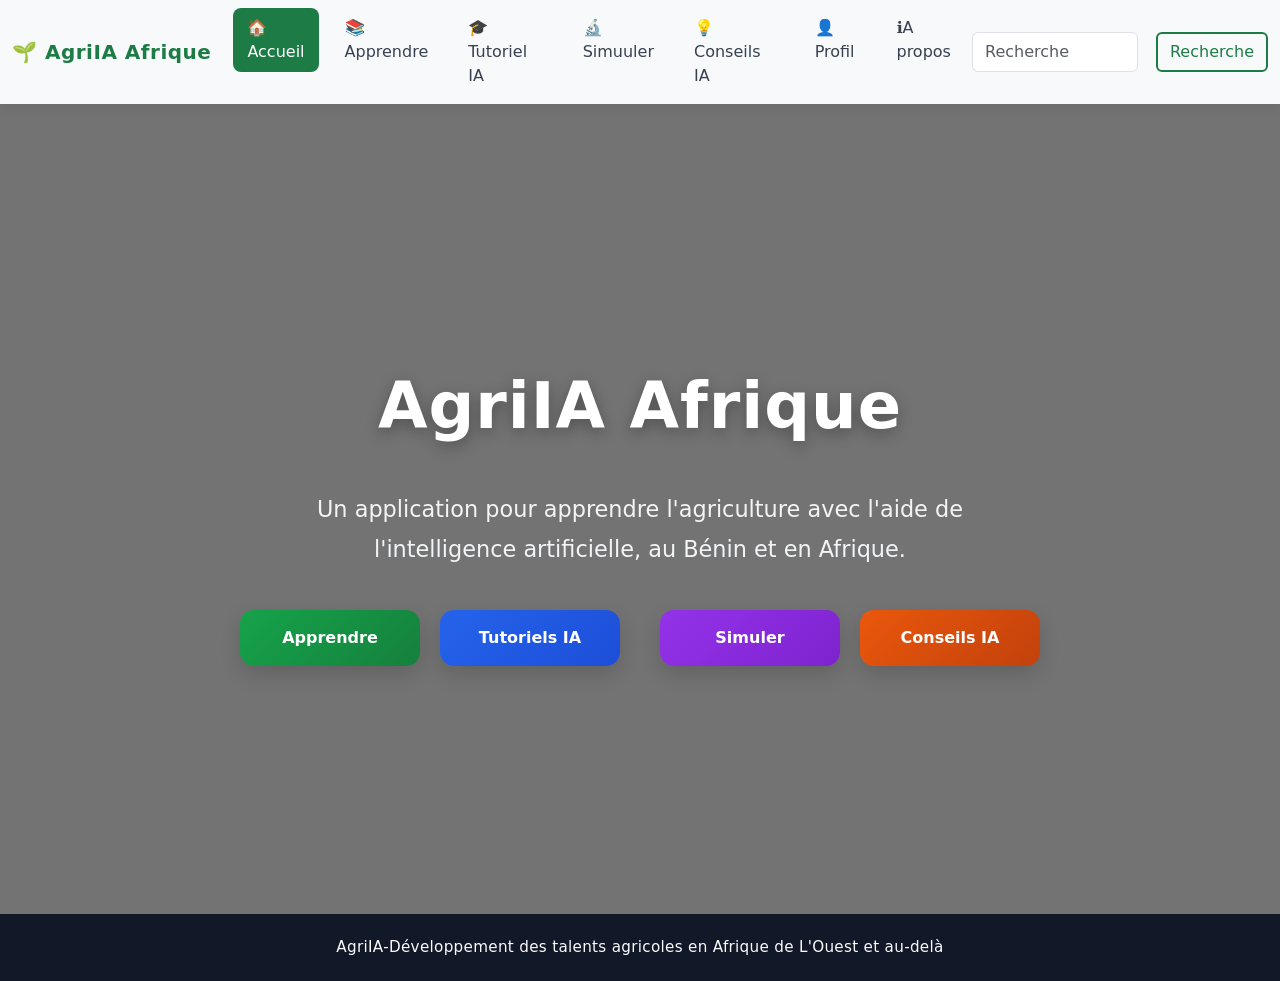
<file: AgriIa/index.html>
<!DOCTYPE html>
<html lang="fr">

<head>
  <meta charset="UTF-8">
  <meta name="viewport" content="width=device-width, initial-scale=1.0">
  <title>Document</title>
  <link rel="stylesheet" href="css/acceuil.css">
  <link href="https://cdn.jsdelivr.net/npm/bootstrap@5.3.8/dist/css/bootstrap.min.css" rel="stylesheet"
    integrity="sha384-sRIl4kxILFvY47J16cr9ZwB07vP4J8+LH7qKQnuqkuIAvNWLzeN8tE5YBujZqJLB" crossorigin="anonymous">
  <script src="https://cdn.jsdelivr.net/npm/@popperjs/core@2.11.8/dist/umd/popper.min.js"
    integrity="sha384-I7E8VVD/ismYTF4hNIPjVp/Zjvgyol6VFvRkX/vR+Vc4jQkC+hVqc2pM8ODewa9r"
    crossorigin="anonymous"></script>
  <script src="https://cdn.jsdelivr.net/npm/bootstrap@5.3.8/dist/js/bootstrap.min.js"
    integrity="sha384-G/EV+4j2dNv+tEPo3++6LCgdCROaejBqfUeNjuKAiuXbjrxilcCdDz6ZAVfHWe1Y"
    crossorigin="anonymous"></script>
</head>

<body>
  <nav class="navbar navbar-expand-lg bg-body-tertiary">
    <div class="container-fluid">
      <a class="navbar-brand" href="#">🌱
        AgriIA Afrique</a>
      <button class="navbar-toggler" type="button" data-bs-toggle="collapse" data-bs-target="#navbarSupportedContent"
        aria-controls="navbarSupportedContent" aria-expanded="false" aria-label="Toggle navigation">
        <span class="navbar-toggler-icon"></span>
      </button>
      <div class="collapse navbar-collapse" id="navbarSupportedContent">
        <ul class="navbar-nav me-auto mb-2 mb-lg-0">
          <li class="nav-item">
            <a class="nav-link active" aria-current="page" href="acceuil.html">🏠Accueil</a>
          </li>
          <li class="nav-item">
            <a class="nav-link" href="apprendre.html">📚Apprendre</a>
          </li>
          <li class="nav-item">
            <a class="nav-link" href="tutoriel.html">🎓Tutoriel IA</a>
          </li>
          <li class="nav-item">
            <a class="nav-link" href="simuler.html">🔬Simuuler</a>
          </li>
          <li class="nav-item">
            <a class="nav-link" href="conseils.html">💡Conseils IA</a>
          </li>
          <li class="nav-item">
            <a class="nav-link" href="profil.html">👤Profil</a>
          </li>
          <li class="nav-item">
            <a class="nav-link" href="apropos.html">ℹ️A propos</a>
          </li>
        </ul>
        <form class="d-flex" role="search">
          <input class="form-control me-2" type="search" placeholder="Recherche" aria-label="Search" />
          <button class="btn btn-outline-success" type="submit">Recherche</button>
        </form>
      </div>
    </div>
  </nav>
  <section>
    <div class="text">
      <p>
      <h1>AgriIA Afrique</h1> <br>


      <h4> Un application pour apprendre l'agriculture avec l'aide de <br>
        l'intelligence artificielle, au Bénin et en Afrique.</h4>
      </p>

      <div class="menu">
        <button class="BA"><a href="apprendre.html">Apprendre</a></button>
        <button class="BT"><a href="tutoriel.html">Tutoriels IA</a></button>
        <br><br>
        <button class="BS"><a href="simuler.html">Simuler</a></button>
        <button class="BC"><a href="conseils.html">Conseils IA</a></button>
      </div>
    </div>
  </section>


  <section>
    <footer class="foot">
      <p>AgriIA-Développement des talents agricoles en Afrique de L'Ouest et au-delà</p>
    </footer>
  </section>
</body>

</html>
</file>
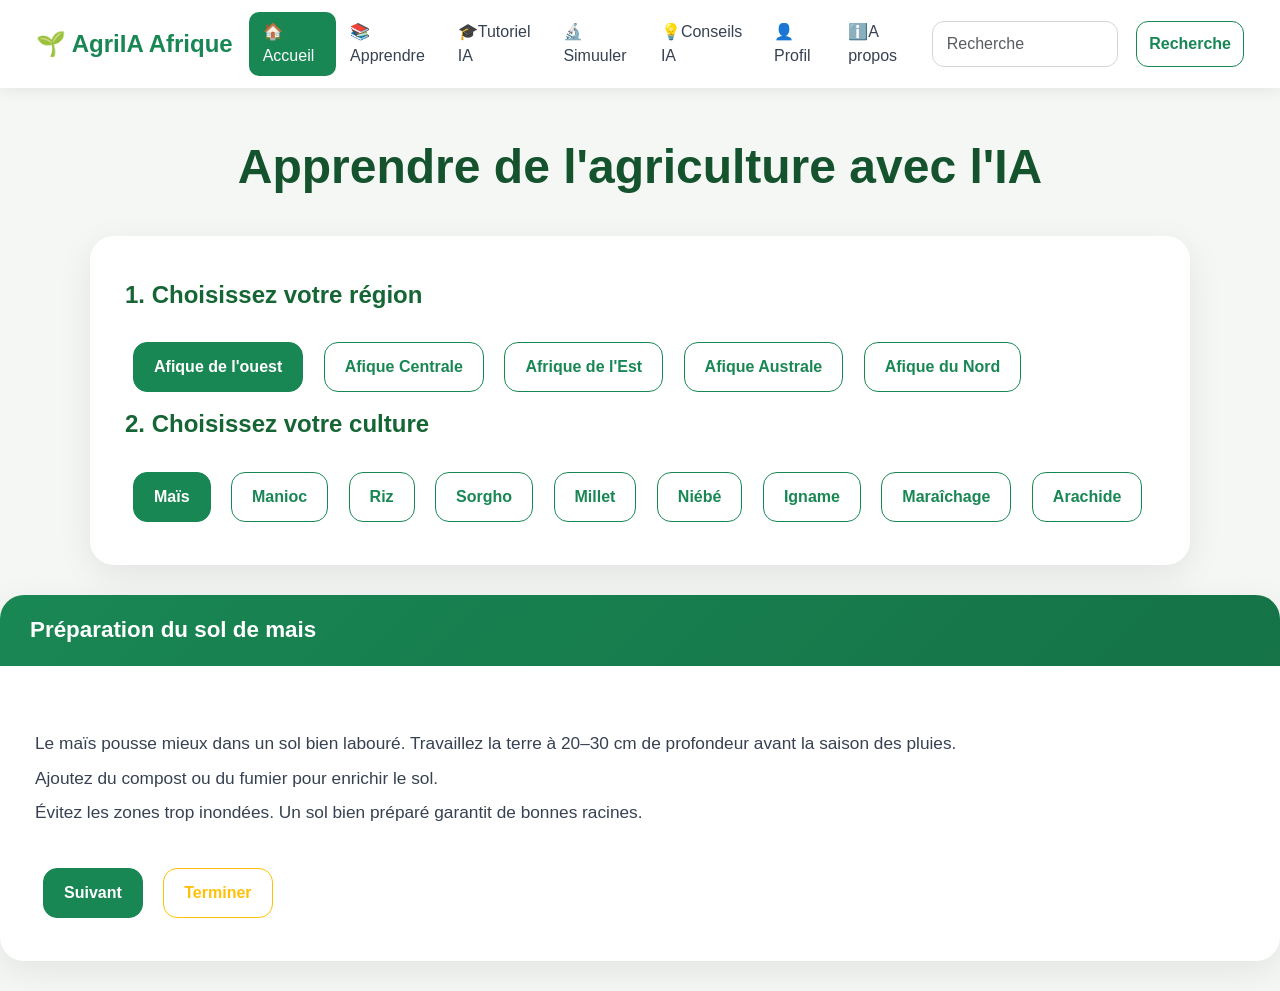
<file: AgriIa/apprendre.html>
<!DOCTYPE html>
<html lang="fr">

<head>
  <meta charset="UTF-8">
  <link href="https://cdn.jsdelivr.net/npm/bootstrap@5.3.8/dist/css/bootstrap.min.css" rel="stylesheet"
    integrity="sha384-sRIl4kxILFvY47J16cr9ZwB07vP4J8+LH7qKQnuqkuIAvNWLzeN8tE5YBujZqJLB" crossorigin="anonymous">
  <meta name="viewport" content="width=device-width, initial-scale=1.0">
  <link rel="stylesheet" href="css/apprendre.css">
  <title>Apprenez ici</title>
  <script src="https://cdn.jsdelivr.net/npm/@popperjs/core@2.11.8/dist/umd/popper.min.js"
    integrity="sha384-I7E8VVD/ismYTF4hNIPjVp/Zjvgyol6VFvRkX/vR+Vc4jQkC+hVqc2pM8ODewa9r"
    crossorigin="anonymous"></script>
  <script src="https://cdn.jsdelivr.net/npm/bootstrap@5.3.8/dist/js/bootstrap.min.js"
    integrity="sha384-G/EV+4j2dNv+tEPo3++6LCgdCROaejBqfUeNjuKAiuXbjrxilcCdDz6ZAVfHWe1Y"
    crossorigin="anonymous"></script>

</head>

<body>
  <nav class="navbar navbar-expand-lg bg-body-tertiary">
    <div class="container-fluid">
      <a class="navbar-brand" href="#">🌱
        AgriIA Afrique</a>
      <button class="navbar-toggler" type="button" data-bs-toggle="collapse" data-bs-target="#navbarSupportedContent"
        aria-controls="navbarSupportedContent" aria-expanded="false" aria-label="Toggle navigation">
        <span class="navbar-toggler-icon"></span>
      </button>
      <div class="collapse navbar-collapse" id="navbarSupportedContent">
        <ul class="navbar-nav me-auto mb-2 mb-lg-0">
          <li class="nav-item">
            <a class="nav-link active" aria-current="page" href="acceuil.html">🏠Accueil</a>
          </li>
          <li class="nav-item">
            <a class="nav-link" href="apprendre.html">📚Apprendre</a>
          </li>
          <li class="nav-item">
            <a class="nav-link" href="tutoriel.html">🎓Tutoriel IA</a>
          </li>
          <li class="nav-item">
            <a class="nav-link" href="simuler.html">🔬Simuuler</a>
          </li>
          <li class="nav-item">
            <a class="nav-link" href="conseils.html">💡Conseils IA</a>
          </li>
          <li class="nav-item">
            <a class="nav-link" href="profil.html">👤Profil</a>
          </li>
          <li class="nav-item">
            <a class="nav-link" href="apropos.html">ℹ️A propos</a>
          </li>
        </ul>
        <form class="d-flex" role="search">
          <input class="form-control me-2" type="search" placeholder="Recherche" aria-label="Search" />
          <button class="btn btn-outline-success" type="submit">Recherche</button>
        </form>
      </div>
    </div>
  </nav>
  <h1>Apprendre de l'agriculture avec l'IA</h1>

  <div class="card w-75 mb-3">
    <div class="card-body">
      <h5 class="card-title">1. Choisissez votre région</h5>

      <a href="" class="btn btn-success">Afique de l'ouest</a>
      <a href="apprendre1.html" class="btn btn-outline-success">Afique Centrale</a>
      <a href="apprendre2.html" class="btn btn-outline-success">Afrique de l'Est</a>
      <a href="apprendre3.html" class="btn btn-outline-success">Afique Australe</a>
      <a href="" class="btn btn-outline-success">Afique du Nord</a>

      <h5 class="card-title">2. Choisissez votre culture</h5>

      <a href="" class="btn btn-success">Maïs</a>
      <a href="" class="btn btn-outline-success">Manioc</a>
      <a href="" class="btn btn-outline-success">Riz</a>
      <a href="" class="btn btn-outline-success">Sorgho</a>
      <a href="" class="btn btn-outline-success">Millet</a>
      <a href="" class="btn btn-outline-success">Niébé</a>
      <a href="" class="btn btn-outline-success">Igname</a>
      <a href="" class="btn btn-outline-success">Maraîchage</a>
      <a href="" class="btn btn-outline-success">Arachide</a>
    </div>
  </div>

  <div class="card">
    <h5 class="card-header">Préparation du sol de mais</h5>
    <div class="card-body">
      <h3 class="card-title"></h3>
      <p class="card-text">
        Le maïs pousse mieux dans un sol bien labouré.
        Travaillez la terre à 20–30 cm de profondeur avant la saison des pluies. <br>
        Ajoutez du compost ou du fumier pour enrichir le sol. <br>
        Évitez les zones trop inondées. Un sol bien préparé garantit de bonnes racines. <br>
      </p>
      <a href="#" class="btn btn-success">Suivant</a>
      <a href="#" class="btn btn-outline-warning">Terminer</a>
    </div>
  </div>
</body>

</html>
</file>
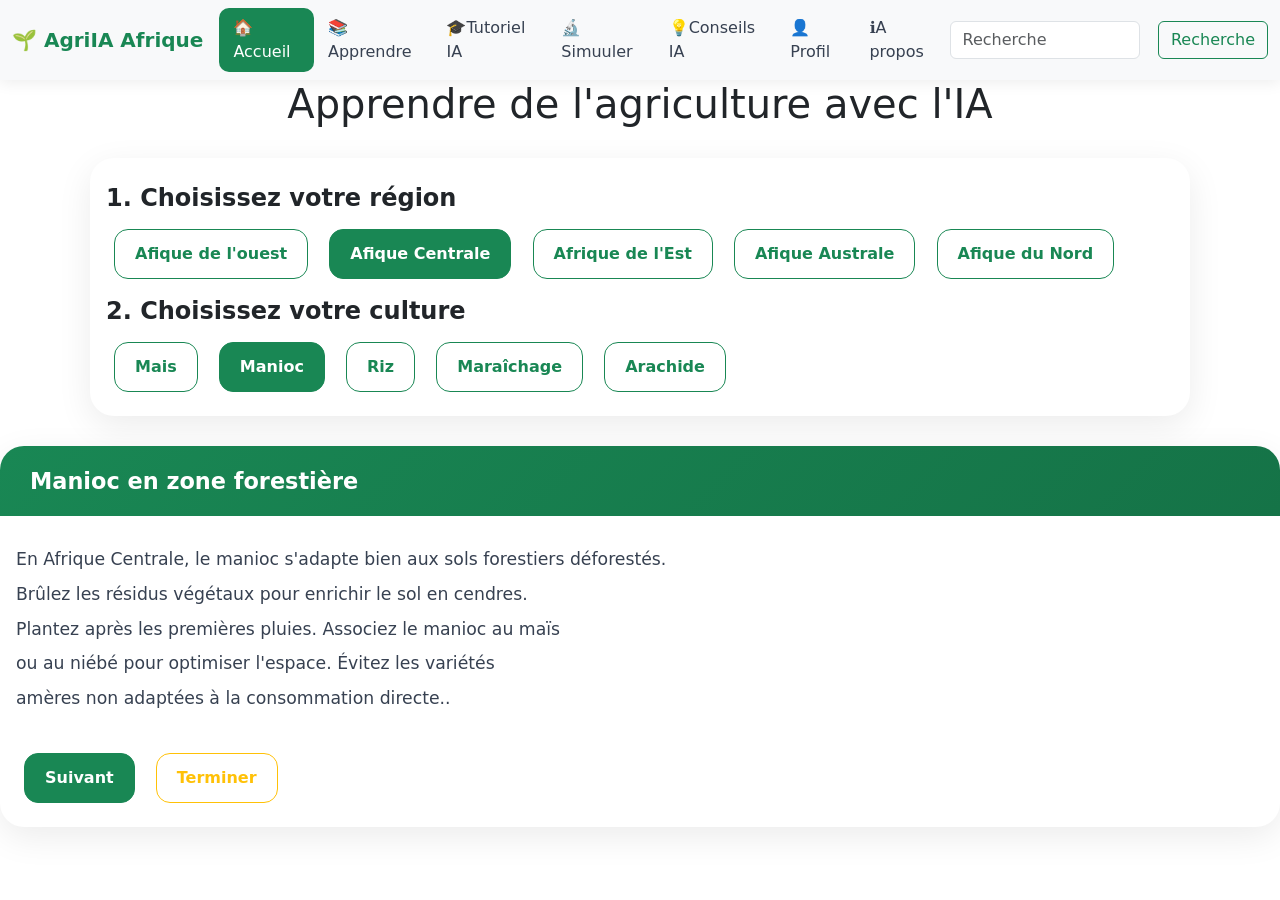
<file: AgriIa/apprendre1.html>
<!DOCTYPE html>
<html lang="fr">

<head>
  <meta charset="UTF-8">
  <link href="https://cdn.jsdelivr.net/npm/bootstrap@5.3.8/dist/css/bootstrap.min.css" rel="stylesheet"
    integrity="sha384-sRIl4kxILFvY47J16cr9ZwB07vP4J8+LH7qKQnuqkuIAvNWLzeN8tE5YBujZqJLB" crossorigin="anonymous">
  <meta name="viewport" content="width=device-width, initial-scale=1.0">
  <title>Apprenez ici</title>
  <link rel="stylesheet" href="css/apprendre1.css">
  <link href="https://cdn.jsdelivr.net/npm/bootstrap@5.3.8/dist/css/bootstrap.min.css" rel="stylesheet"
    integrity="sha384-sRIl4kxILFvY47J16cr9ZwB07vP4J8+LH7qKQnuqkuIAvNWLzeN8tE5YBujZqJLB" crossorigin="anonymous">
  <script src="https://cdn.jsdelivr.net/npm/@popperjs/core@2.11.8/dist/umd/popper.min.js"
    integrity="sha384-I7E8VVD/ismYTF4hNIPjVp/Zjvgyol6VFvRkX/vR+Vc4jQkC+hVqc2pM8ODewa9r"
    crossorigin="anonymous"></script>
  <script src="https://cdn.jsdelivr.net/npm/bootstrap@5.3.8/dist/js/bootstrap.min.js"
    integrity="sha384-G/EV+4j2dNv+tEPo3++6LCgdCROaejBqfUeNjuKAiuXbjrxilcCdDz6ZAVfHWe1Y"
    crossorigin="anonymous"></script>

</head>

<body>
  <nav class="navbar navbar-expand-lg bg-body-tertiary">
    <div class="container-fluid">
      <a class="navbar-brand" href="#">🌱
        AgriIA Afrique</a>
      <button class="navbar-toggler" type="button" data-bs-toggle="collapse" data-bs-target="#navbarSupportedContent"
        aria-controls="navbarSupportedContent" aria-expanded="false" aria-label="Toggle navigation">
        <span class="navbar-toggler-icon"></span>
      </button>
      <div class="collapse navbar-collapse" id="navbarSupportedContent">
        <ul class="navbar-nav me-auto mb-2 mb-lg-0">
          <li class="nav-item">
            <a class="nav-link active" aria-current="page" href="acceuil.html">🏠Accueil</a>
          </li>
          <li class="nav-item">
            <a class="nav-link" href="apprendre.html">📚Apprendre</a>
          </li>
          <li class="nav-item">
            <a class="nav-link" href="tutoriel.html">🎓Tutoriel IA</a>
          </li>
          <li class="nav-item">
            <a class="nav-link" href="simuler.html">🔬Simuuler</a>
          </li>
          <li class="nav-item">
            <a class="nav-link" href="conseils.html">💡Conseils IA</a>
          </li>
          <li class="nav-item">
            <a class="nav-link" href="profil.html">👤Profil</a>
          </li>
          <li class="nav-item">
            <a class="nav-link" href="apropos.html">ℹ️A propos</a>
          </li>
        </ul>
        <form class="d-flex" role="search">
          <input class="form-control me-2" type="search" placeholder="Recherche" aria-label="Search" />
          <button class="btn btn-outline-success" type="submit">Recherche</button>
        </form>
      </div>
    </div>
  </nav>
  <h1>Apprendre de l'agriculture avec l'IA</h1>

  <div class="card w-75 mb-3">
    <div class="card-body">
      <h5 class="card-title">1. Choisissez votre région</h5>

      <a href="apprendre.html" class="btn btn-outline-success">Afique de l'ouest</a>
      <a href="apprendre1.html" class="btn btn-success">Afique Centrale</a>
      <a href="apprendre2.html" class="btn btn-outline-success">Afrique de l'Est</a>
      <a href="" class="btn btn-outline-success">Afique Australe</a>
      <a href="" class="btn btn-outline-success">Afique du Nord</a>

      <h5 class="card-title">2. Choisissez votre culture</h5>

      <a href="" class="btn btn-outline-success">Mais</a>
      <a href="" class="btn btn-success">Manioc</a>
      <a href="" class="btn btn-outline-success">Riz</a>
      <a href="" class="btn btn-outline-success">Maraîchage</a>
      <a href="" class="btn btn-outline-success">Arachide</a>
    </div>
  </div>

  <div class="card">
    <h5 class="card-header">Manioc en zone forestière</h5>
    <div class="card-body">
      <h3 class="card-title"></h3>
      <p class="card-text">
        En Afrique Centrale,
        le manioc s'adapte bien aux sols forestiers déforestés. <br>
        Brûlez les résidus végétaux pour enrichir le sol en cendres. <br>
        Plantez après les premières pluies. Associez le manioc au maïs <br>
        ou au niébé pour optimiser l'espace. Évitez les variétés <br>
        amères non adaptées à la consommation directe..
      </p>
      <a href="#" class="btn btn-success">Suivant</a>
      <a href="#" class="btn btn-outline-warning">Terminer</a>
    </div>
  </div>
</body>

</html>
</file>
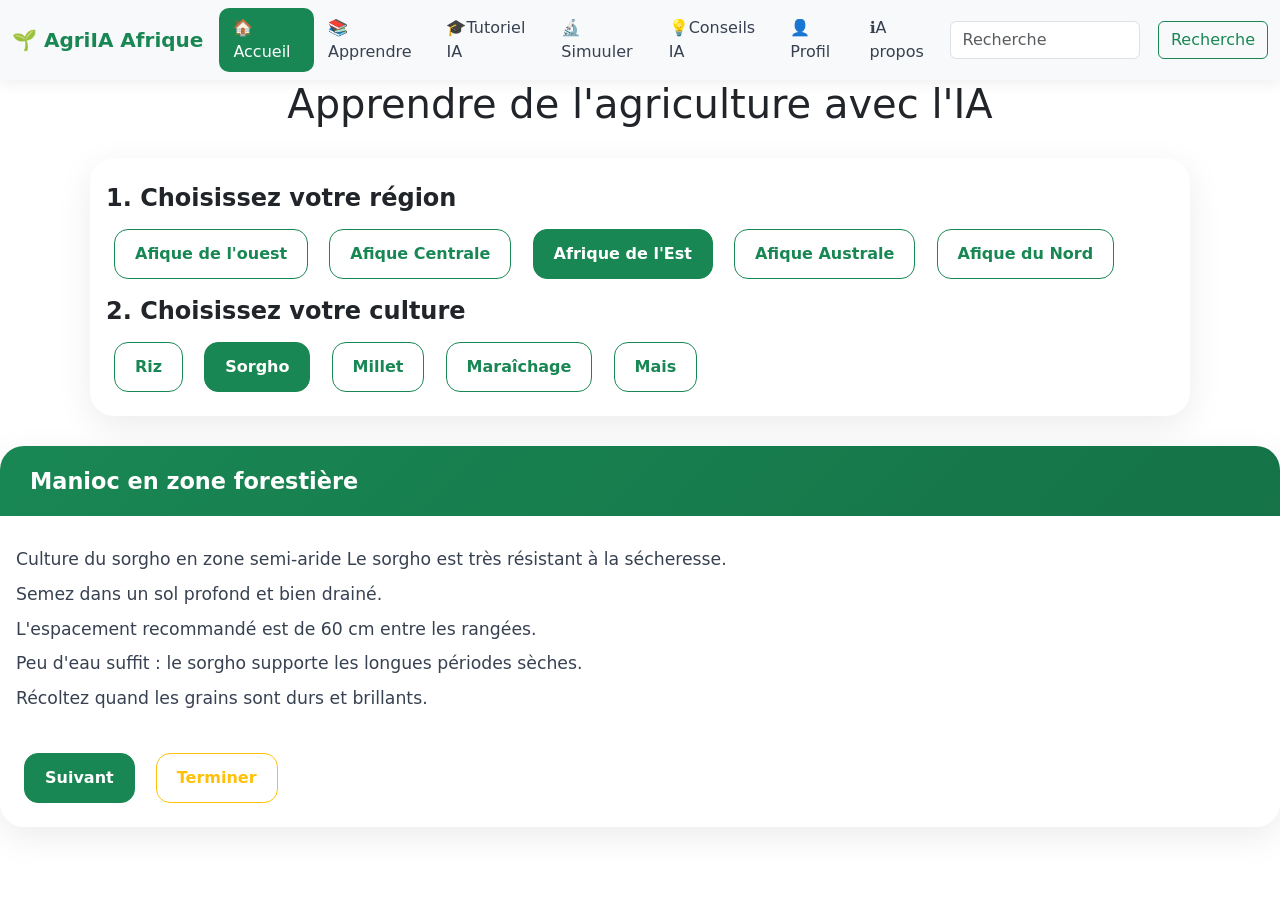
<file: AgriIa/apprendre2.html>
<!DOCTYPE html>
<html lang="fr">

<head>
  <meta charset="UTF-8">
  <link href="https://cdn.jsdelivr.net/npm/bootstrap@5.3.8/dist/css/bootstrap.min.css" rel="stylesheet"
    integrity="sha384-sRIl4kxILFvY47J16cr9ZwB07vP4J8+LH7qKQnuqkuIAvNWLzeN8tE5YBujZqJLB" crossorigin="anonymous">
  <meta name="viewport" content="width=device-width, initial-scale=1.0">
  <title>Apprenez ici</title>
  <link rel="stylesheet" href="css/apprendre2.css">
  <link href="https://cdn.jsdelivr.net/npm/bootstrap@5.3.8/dist/css/bootstrap.min.css" rel="stylesheet"
    integrity="sha384-sRIl4kxILFvY47J16cr9ZwB07vP4J8+LH7qKQnuqkuIAvNWLzeN8tE5YBujZqJLB" crossorigin="anonymous">
  <script src="https://cdn.jsdelivr.net/npm/@popperjs/core@2.11.8/dist/umd/popper.min.js"
    integrity="sha384-I7E8VVD/ismYTF4hNIPjVp/Zjvgyol6VFvRkX/vR+Vc4jQkC+hVqc2pM8ODewa9r"
    crossorigin="anonymous"></script>
  <script src="https://cdn.jsdelivr.net/npm/bootstrap@5.3.8/dist/js/bootstrap.min.js"
    integrity="sha384-G/EV+4j2dNv+tEPo3++6LCgdCROaejBqfUeNjuKAiuXbjrxilcCdDz6ZAVfHWe1Y"
    crossorigin="anonymous"></script>

</head>

<body>
  <nav class="navbar navbar-expand-lg bg-body-tertiary">
    <div class="container-fluid">
      <a class="navbar-brand" href="#">🌱
        AgriIA Afrique</a>
      <button class="navbar-toggler" type="button" data-bs-toggle="collapse" data-bs-target="#navbarSupportedContent"
        aria-controls="navbarSupportedContent" aria-expanded="false" aria-label="Toggle navigation">
        <span class="navbar-toggler-icon"></span>
      </button>
      <div class="collapse navbar-collapse" id="navbarSupportedContent">
        <ul class="navbar-nav me-auto mb-2 mb-lg-0">
          <li class="nav-item">
            <a class="nav-link active" aria-current="page" href="acceuil.html">🏠Accueil</a>
          </li>
          <li class="nav-item">
            <a class="nav-link" href="apprendre.html">📚Apprendre</a>
          </li>
          <li class="nav-item">
            <a class="nav-link" href="tutoriel.html">🎓Tutoriel IA</a>
          </li>
          <li class="nav-item">
            <a class="nav-link" href="simuler.html">🔬Simuuler</a>
          </li>
          <li class="nav-item">
            <a class="nav-link" href="conseils.html">💡Conseils IA</a>
          </li>
          <li class="nav-item">
            <a class="nav-link" href="profil.html">👤Profil</a>
          </li>
          <li class="nav-item">
            <a class="nav-link" href="apropos.html">ℹ️A propos</a>
          </li>
        </ul>
        <form class="d-flex" role="search">
          <input class="form-control me-2" type="search" placeholder="Recherche" aria-label="Search" />
          <button class="btn btn-outline-success" type="submit">Recherche</button>
        </form>
      </div>
    </div>
  </nav>
  <h1>Apprendre de l'agriculture avec l'IA</h1>

  <div class="card w-75 mb-3">
    <div class="card-body">
      <h5 class="card-title">1. Choisissez votre région</h5>

      <a href="apprendre.html" class="btn btn-outline-success">Afique de l'ouest</a>
      <a href="apprendre1.html" class="btn btn-outline-success">Afique Centrale</a>
      <a href="apprendre2.html" class="btn btn-success">Afrique de l'Est</a>
      <a href="apprendre3.html" class="btn btn-outline-success">Afique Australe</a>
      <a href="" class="btn btn-outline-success">Afique du Nord</a>

      <h5 class="card-title">2. Choisissez votre culture</h5>


      <a href="" class="btn btn-outline-success">Riz</a>
      <a href="" class="btn btn-success">Sorgho</a>
      <a href="" class="btn btn-outline-success">Millet</a>
      <a href="" class="btn btn-outline-success">Maraîchage</a>
      <a href="" class="btn btn-outline-success">Mais</a>
    </div>
  </div>

  <div class="card">
    <h5 class="card-header">Manioc en zone forestière</h5>
    <div class="card-body">
      <h3 class="card-title"></h3>
      <p class="card-text">
        Culture du sorgho en zone semi-aride
        Le sorgho est très résistant à la sécheresse. <br>
        Semez dans un sol profond et bien drainé. <br>
        L'espacement recommandé est de 60 cm entre les rangées. <br>
        Peu d'eau suffit : le sorgho supporte les longues périodes sèches. <br>
        Récoltez quand les grains sont durs et brillants.
      </p>
      <a href="#" class="btn btn-success">Suivant</a>
      <a href="#" class="btn btn-outline-warning">Terminer</a>
    </div>
  </div>
</body>

</html>
</file>
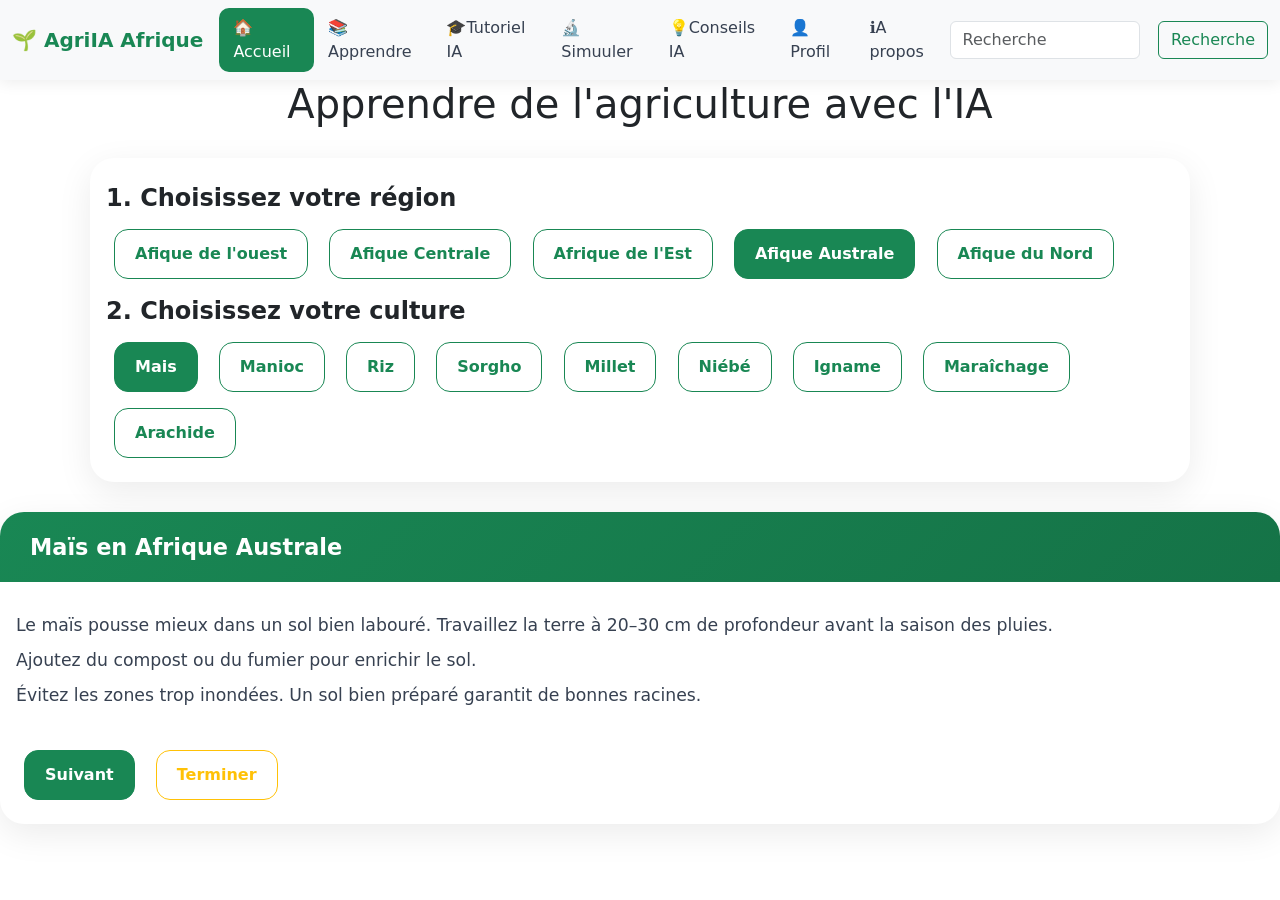
<file: AgriIa/apprendre3.html>
<!DOCTYPE html>
<html lang="fr">

<head>
  <meta charset="UTF-8">
  <link href="https://cdn.jsdelivr.net/npm/bootstrap@5.3.8/dist/css/bootstrap.min.css" rel="stylesheet"
    integrity="sha384-sRIl4kxILFvY47J16cr9ZwB07vP4J8+LH7qKQnuqkuIAvNWLzeN8tE5YBujZqJLB" crossorigin="anonymous">
  <meta name="viewport" content="width=device-width, initial-scale=1.0">
  <title>Apprenez ici</title>
  <link rel="stylesheet" href="css/apprendre3.css">
  <link href="https://cdn.jsdelivr.net/npm/bootstrap@5.3.8/dist/css/bootstrap.min.css" rel="stylesheet"
    integrity="sha384-sRIl4kxILFvY47J16cr9ZwB07vP4J8+LH7qKQnuqkuIAvNWLzeN8tE5YBujZqJLB" crossorigin="anonymous">
  <script src="https://cdn.jsdelivr.net/npm/@popperjs/core@2.11.8/dist/umd/popper.min.js"
    integrity="sha384-I7E8VVD/ismYTF4hNIPjVp/Zjvgyol6VFvRkX/vR+Vc4jQkC+hVqc2pM8ODewa9r"
    crossorigin="anonymous"></script>
  <script src="https://cdn.jsdelivr.net/npm/bootstrap@5.3.8/dist/js/bootstrap.min.js"
    integrity="sha384-G/EV+4j2dNv+tEPo3++6LCgdCROaejBqfUeNjuKAiuXbjrxilcCdDz6ZAVfHWe1Y"
    crossorigin="anonymous"></script>

</head>

<body>
  <nav class="navbar navbar-expand-lg bg-body-tertiary">
    <div class="container-fluid">
      <a class="navbar-brand" href="#">🌱
        AgriIA Afrique</a>
      <button class="navbar-toggler" type="button" data-bs-toggle="collapse" data-bs-target="#navbarSupportedContent"
        aria-controls="navbarSupportedContent" aria-expanded="false" aria-label="Toggle navigation">
        <span class="navbar-toggler-icon"></span>
      </button>
      <div class="collapse navbar-collapse" id="navbarSupportedContent">
        <ul class="navbar-nav me-auto mb-2 mb-lg-0">
          <li class="nav-item">
            <a class="nav-link active" aria-current="page" href="acceuil.html">🏠Accueil</a>
          </li>
          <li class="nav-item">
            <a class="nav-link" href="apprendre.html">📚Apprendre</a>
          </li>
          <li class="nav-item">
            <a class="nav-link" href="tutoriel.html">🎓Tutoriel IA</a>
          </li>
          <li class="nav-item">
            <a class="nav-link" href="simuler.html">🔬Simuuler</a>
          </li>
          <li class="nav-item">
            <a class="nav-link" href="conseils.html">💡Conseils IA</a>
          </li>
          <li class="nav-item">
            <a class="nav-link" href="profil.html">👤Profil</a>
          </li>
          <li class="nav-item">
            <a class="nav-link" href="apropos.html">ℹ️A propos</a>
          </li>
        </ul>
        <form class="d-flex" role="search">
          <input class="form-control me-2" type="search" placeholder="Recherche" aria-label="Search" />
          <button class="btn btn-outline-success" type="submit">Recherche</button>
        </form>
      </div>
    </div>
  </nav>
  <h1>Apprendre de l'agriculture avec l'IA</h1>

  <div class="card w-75 mb-3">
    <div class="card-body">
      <h5 class="card-title">1. Choisissez votre région</h5>

      <a href="apprendre.html" class="btn btn-outline-success">Afique de l'ouest</a>
      <a href="apprendre1.html" class="btn btn-outline-success">Afique Centrale</a>
      <a href="apprendre2.html" class="btn btn-outline-success">Afrique de l'Est</a>
      <a href="apprendre3.html" class="btn btn-success">Afique Australe</a>
      <a href="apprendre4.html" class="btn btn-outline-success">Afique du Nord</a>

      <h5 class="card-title">2. Choisissez votre culture</h5>

      <a href="" class="btn btn-success">Mais</a>
      <a href="" class="btn btn-outline-success">Manioc</a>
      <a href="" class="btn btn-outline-success">Riz</a>
      <a href="" class="btn btn-outline-success">Sorgho</a>
      <a href="" class="btn btn-outline-success">Millet</a>
      <a href="" class="btn btn-outline-success">Niébé</a>
      <a href="" class="btn btn-outline-success">Igname</a>
      <a href="" class="btn btn-outline-success">Maraîchage</a>
      <a href="" class="btn btn-outline-success">Arachide</a>
    </div>
  </div>

  <div class="card">
    <h5 class="card-header">Maïs en Afrique Australe</h5>
    <div class="card-body">
      <h3 class="card-title"></h3>
      <p class="card-text">
        Le maïs pousse mieux dans un sol bien labouré.
        Travaillez la terre à 20–30 cm de profondeur avant la saison des pluies. <br>
        Ajoutez du compost ou du fumier pour enrichir le sol. <br>
        Évitez les zones trop inondées. Un sol bien préparé garantit de bonnes racines. <br>
      </p>
      <a href="#" class="btn btn-success">Suivant</a>
      <a href="#" class="btn btn-outline-warning">Terminer</a>
    </div>
  </div>
</body>

</html>
</file>
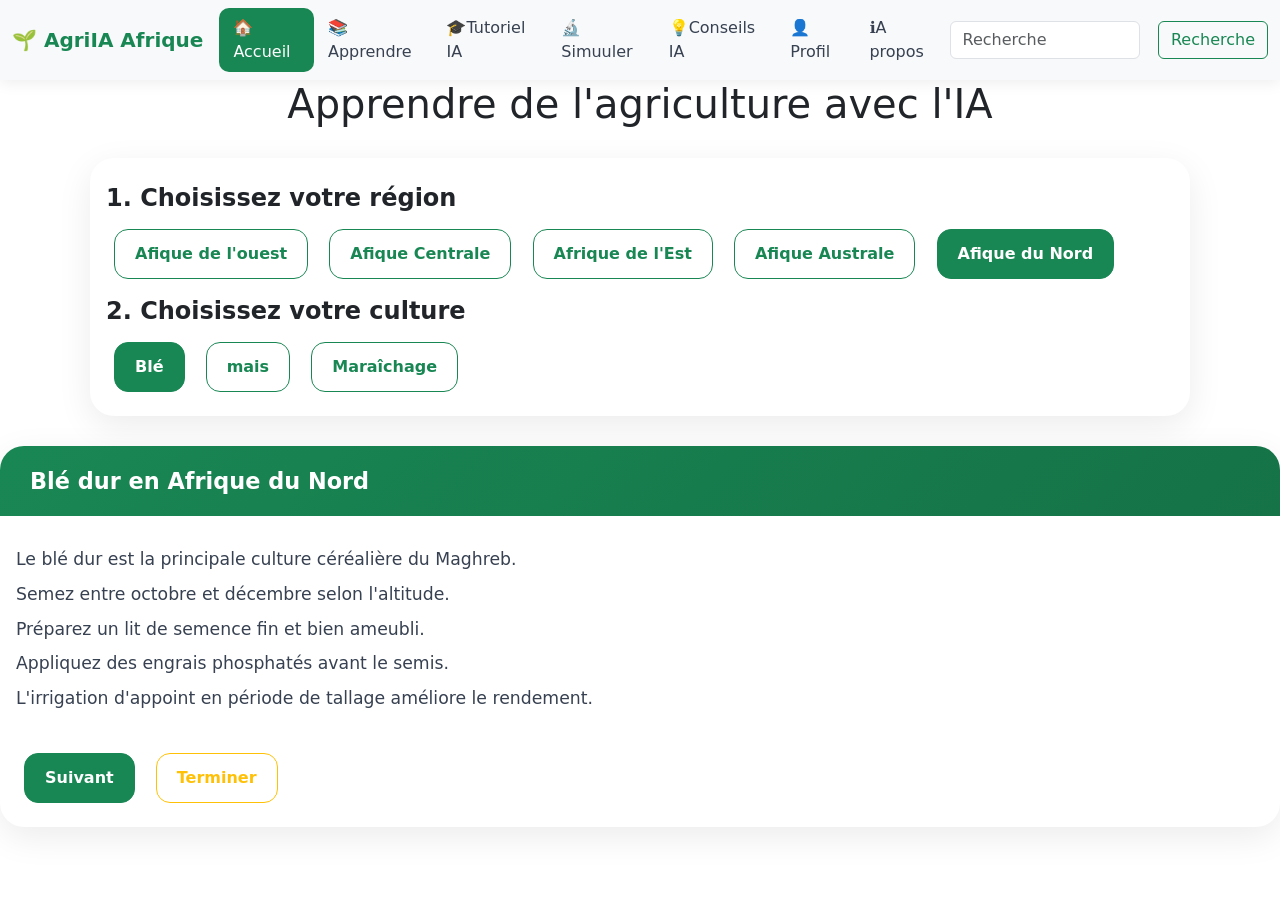
<file: AgriIa/apprendre4.html>
<!DOCTYPE html>
<html lang="fr">

<head>
  <meta charset="UTF-8">
  <link href="https://cdn.jsdelivr.net/npm/bootstrap@5.3.8/dist/css/bootstrap.min.css" rel="stylesheet"
    integrity="sha384-sRIl4kxILFvY47J16cr9ZwB07vP4J8+LH7qKQnuqkuIAvNWLzeN8tE5YBujZqJLB" crossorigin="anonymous">
  <meta name="viewport" content="width=device-width, initial-scale=1.0">
  <title>Apprenez ici</title>
  <link rel="stylesheet" href="css/apprendre4.css">
  <link href="https://cdn.jsdelivr.net/npm/bootstrap@5.3.8/dist/css/bootstrap.min.css" rel="stylesheet"
    integrity="sha384-sRIl4kxILFvY47J16cr9ZwB07vP4J8+LH7qKQnuqkuIAvNWLzeN8tE5YBujZqJLB" crossorigin="anonymous">
  <script src="https://cdn.jsdelivr.net/npm/@popperjs/core@2.11.8/dist/umd/popper.min.js"
    integrity="sha384-I7E8VVD/ismYTF4hNIPjVp/Zjvgyol6VFvRkX/vR+Vc4jQkC+hVqc2pM8ODewa9r"
    crossorigin="anonymous"></script>
  <script src="https://cdn.jsdelivr.net/npm/bootstrap@5.3.8/dist/js/bootstrap.min.js"
    integrity="sha384-G/EV+4j2dNv+tEPo3++6LCgdCROaejBqfUeNjuKAiuXbjrxilcCdDz6ZAVfHWe1Y"
    crossorigin="anonymous"></script>
</head>

<body>
  <nav class="navbar navbar-expand-lg bg-body-tertiary">
    <div class="container-fluid">
      <a class="navbar-brand" href="#">🌱
        AgriIA Afrique</a>
      <button class="navbar-toggler" type="button" data-bs-toggle="collapse" data-bs-target="#navbarSupportedContent"
        aria-controls="navbarSupportedContent" aria-expanded="false" aria-label="Toggle navigation">
        <span class="navbar-toggler-icon"></span>
      </button>
      <div class="collapse navbar-collapse" id="navbarSupportedContent">
        <ul class="navbar-nav me-auto mb-2 mb-lg-0">
          <li class="nav-item">
            <a class="nav-link active" aria-current="page" href="acceuil.html">🏠Accueil</a>
          </li>
          <li class="nav-item">
            <a class="nav-link" href="apprendre.html">📚Apprendre</a>
          </li>
          <li class="nav-item">
            <a class="nav-link" href="tutoriel.html">🎓Tutoriel IA</a>
          </li>
          <li class="nav-item">
            <a class="nav-link" href="simuler.html">🔬Simuuler</a>
          </li>
          <li class="nav-item">
            <a class="nav-link" href="conseils.html">💡Conseils IA</a>
          </li>
          <li class="nav-item">
            <a class="nav-link" href="profil.html">👤Profil</a>
          </li>
          <li class="nav-item">
            <a class="nav-link" href="apropos.html">ℹ️A propos</a>
          </li>
        </ul>
        <form class="d-flex" role="search">
          <input class="form-control me-2" type="search" placeholder="Recherche" aria-label="Search" />
          <button class="btn btn-outline-success" type="submit">Recherche</button>
        </form>
      </div>
    </div>
  </nav>
  <h1>Apprendre de l'agriculture avec l'IA</h1>

  <div class="card w-75 mb-3">
    <div class="card-body">
      <h5 class="card-title">1. Choisissez votre région</h5>

      <a href="apprendre.html" class="btn btn-outline-success">Afique de l'ouest</a>
      <a href="apprendre1.html" class="btn btn-outline-success">Afique Centrale</a>
      <a href="apprendre2.html" class="btn btn-outline-success">Afrique de l'Est</a>
      <a href="apprendre3.html" class="btn btn-outline-success">Afique Australe</a>
      <a href="apprendre4.html" class="btn btn-success">Afique du Nord</a>

      <h5 class="card-title">2. Choisissez votre culture</h5>

      <a href="" class="btn btn-success">Blé</a>
      <a href="" class="btn btn-outline-success">mais</a>
      <a href="" class="btn btn-outline-success">Maraîchage</a>

    </div>
  </div>

  <div class="card">
    <h5 class="card-header">Blé dur en Afrique du Nord</h5>
    <div class="card-body">
      <h3 class="card-title"></h3>
      <p class="card-text">
        Le blé dur est la principale culture céréalière du Maghreb. <br>
        Semez entre octobre et décembre selon l'altitude. <br>
        Préparez un lit de semence fin et bien ameubli. <br>
        Appliquez des engrais phosphatés avant le semis. <br>
        L'irrigation d'appoint en période de tallage améliore le rendement.
      </p>
      <a href="#" class="btn btn-success">Suivant</a>
      <a href="#" class="btn btn-outline-warning">Terminer</a>
    </div>
  </div>
</body>

</html>
</file>
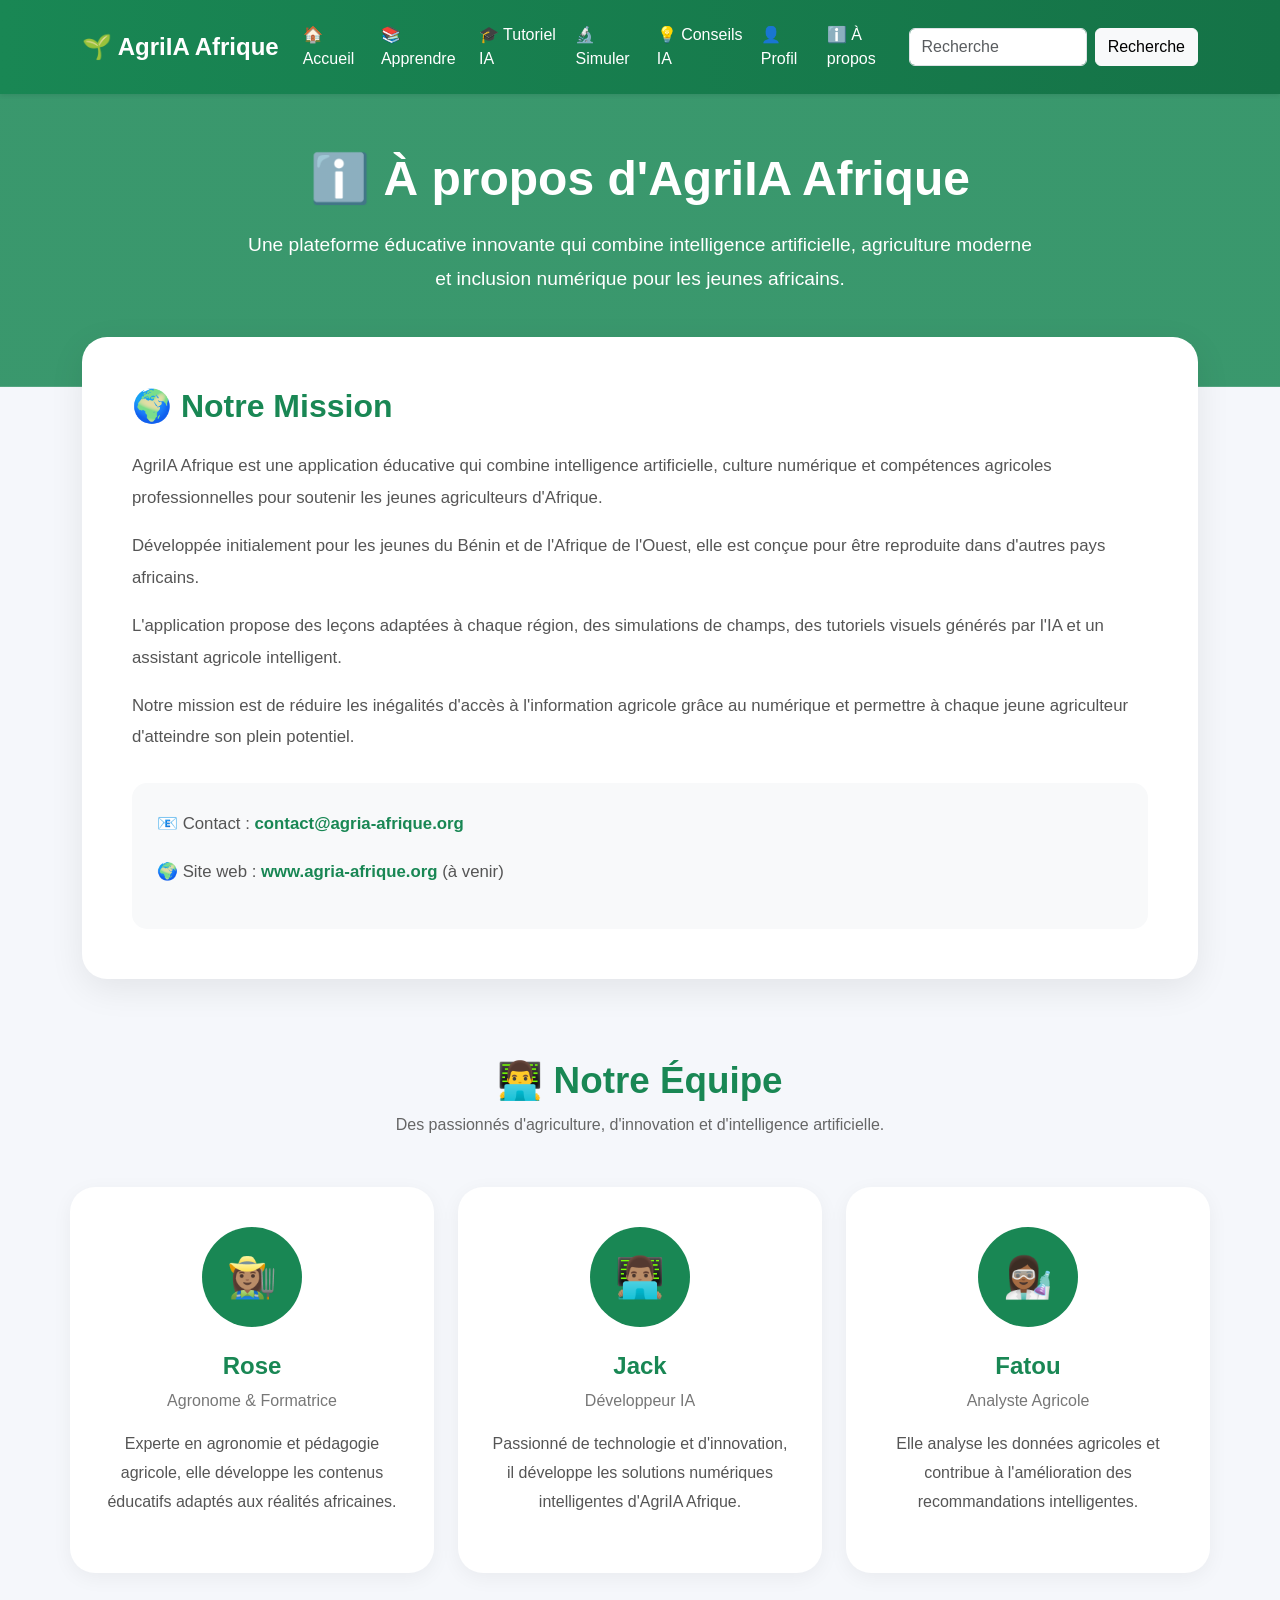
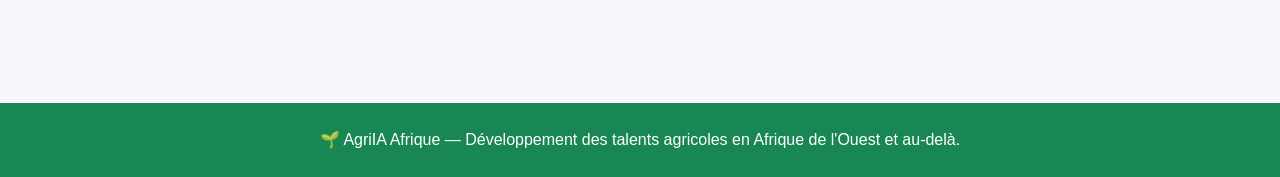
<file: AgriIa/apropos.html>
<!DOCTYPE html>
<html lang="fr">

<head>
  <meta charset="UTF-8">
  <meta name="viewport" content="width=device-width, initial-scale=1.0">
  <title>À propos - AgriIA Afrique</title>

  <!-- Bootstrap -->
  <link href="https://cdn.jsdelivr.net/npm/bootstrap@5.3.8/dist/css/bootstrap.min.css" rel="stylesheet">

  <!-- CSS -->
  <link rel="stylesheet" href="css/apropos.css">
</head>

<body>

  <!-- ================= NAVBAR ================= -->

  <nav class="navbar navbar-expand-lg navbar-dark fixed-top shadow-sm">

    <div class="container">

      <a class="navbar-brand fw-bold" href="#">
        🌱 AgriIA Afrique
      </a>

      <button class="navbar-toggler" type="button" data-bs-toggle="collapse" data-bs-target="#navbarContent">

        <span class="navbar-toggler-icon"></span>
      </button>

      <div class="collapse navbar-collapse" id="navbarContent">

        <ul class="navbar-nav mx-auto">

          <li class="nav-item">
            <a class="nav-link" href="acceuil.html">
              🏠 Accueil
            </a>
          </li>

          <li class="nav-item">
            <a class="nav-link" href="apprendre.html">
              📚 Apprendre
            </a>
          </li>

          <li class="nav-item">
            <a class="nav-link" href="tutoriel.html">
              🎓 Tutoriel IA
            </a>
          </li>

          <li class="nav-item">
            <a class="nav-link" href="simuler.html">
              🔬 Simuler
            </a>
          </li>

          <li class="nav-item">
            <a class="nav-link" href="conseils.html">
              💡 Conseils IA
            </a>
          </li>

          <li class="nav-item">
            <a class="nav-link" href="profil.html">
              👤 Profil
            </a>
          </li>

          <li class="nav-item">
            <a class="nav-link active" href="apropos.html">
              ℹ️ À propos
            </a>
          </li>

        </ul>

        <form class="d-flex">
          <input class="form-control me-2" type="search" placeholder="Recherche">

          <button class="btn btn-light">
            Recherche
          </button>
        </form>

      </div>

    </div>

  </nav>

  <!-- ================= HERO ================= -->

  <section class="hero-section">

    <div class="container">

      <h1>
        ℹ️ À propos d'AgriIA Afrique
      </h1>

      <p>
        Une plateforme éducative innovante qui combine
        intelligence artificielle, agriculture moderne
        et inclusion numérique pour les jeunes africains.
      </p>

    </div>

  </section>

  <!-- ================= CONTENU ================= -->

  <section class="container about-section">

    <div class="about-card">

      <h2>
        🌍 Notre Mission
      </h2>

      <p>
        AgriIA Afrique est une application éducative qui combine
        intelligence artificielle, culture numérique et compétences
        agricoles professionnelles pour soutenir les jeunes agriculteurs d'Afrique.
      </p>

      <p>
        Développée initialement pour les jeunes du Bénin et de l'Afrique de l'Ouest,
        elle est conçue pour être reproduite dans d'autres pays africains.
      </p>

      <p>
        L'application propose des leçons adaptées à chaque région,
        des simulations de champs, des tutoriels visuels générés par l'IA
        et un assistant agricole intelligent.
      </p>

      <p>
        Notre mission est de réduire les inégalités d'accès à l'information agricole
        grâce au numérique et permettre à chaque jeune agriculteur
        d'atteindre son plein potentiel.
      </p>

      <div class="contact-box">

        <p>
          📧 Contact :
          <a href="mailto:contact@agria-afrique.org">
            contact@agria-afrique.org
          </a>
        </p>

        <p>
          🌍 Site web :
          <a href="#">
            www.agria-afrique.org
          </a>
          (à venir)
        </p>

      </div>

    </div>

  </section>

  <!-- ================= EQUIPE ================= -->

  <section class="container team-section">

    <div class="section-title">

      <h2>
        👨‍💻 Notre Équipe
      </h2>

      <p>
        Des passionnés d'agriculture, d'innovation et d'intelligence artificielle.
      </p>

    </div>

    <div class="row g-4">

      <!-- MEMBRE 1 -->
      <div class="col-lg-4 col-md-6">

        <div class="team-card">

          <div class="team-avatar">
            👩🏽‍🌾
          </div>

          <h4>
            Rose
          </h4>

          <h6>
            Agronome & Formatrice
          </h6>

          <p>
            Experte en agronomie et pédagogie agricole,
            elle développe les contenus éducatifs adaptés
            aux réalités africaines.
          </p>

        </div>

      </div>

      <!-- MEMBRE 2 -->
      <div class="col-lg-4 col-md-6">

        <div class="team-card">

          <div class="team-avatar">
            👨🏽‍💻
          </div>

          <h4>
            Jack
          </h4>

          <h6>
            Développeur IA
          </h6>

          <p>
            Passionné de technologie et d'innovation,
            il développe les solutions numériques intelligentes
            d'AgriIA Afrique.
          </p>

        </div>

      </div>

      <!-- MEMBRE 3 -->
      <div class="col-lg-4 col-md-6">

        <div class="team-card">

          <div class="team-avatar">
            👩🏾‍🔬
          </div>

          <h4>
            Fatou
          </h4>

          <h6>
            Analyste Agricole
          </h6>

          <p>
            Elle analyse les données agricoles et contribue
            à l'amélioration des recommandations intelligentes.
          </p>

        </div>

      </div>

    </div>

  </section>

  <!-- ================= FOOTER ================= -->

  <footer class="footer">

    <div class="container">

      <p>
        🌱 AgriIA Afrique — Développement des talents agricoles
        en Afrique de l'Ouest et au-delà.
      </p>

    </div>

  </footer>

  <!-- Bootstrap JS -->
  <script src="https://cdn.jsdelivr.net/npm/bootstrap@5.3.8/dist/js/bootstrap.bundle.min.js"></script>

</body>

</html>
</file>
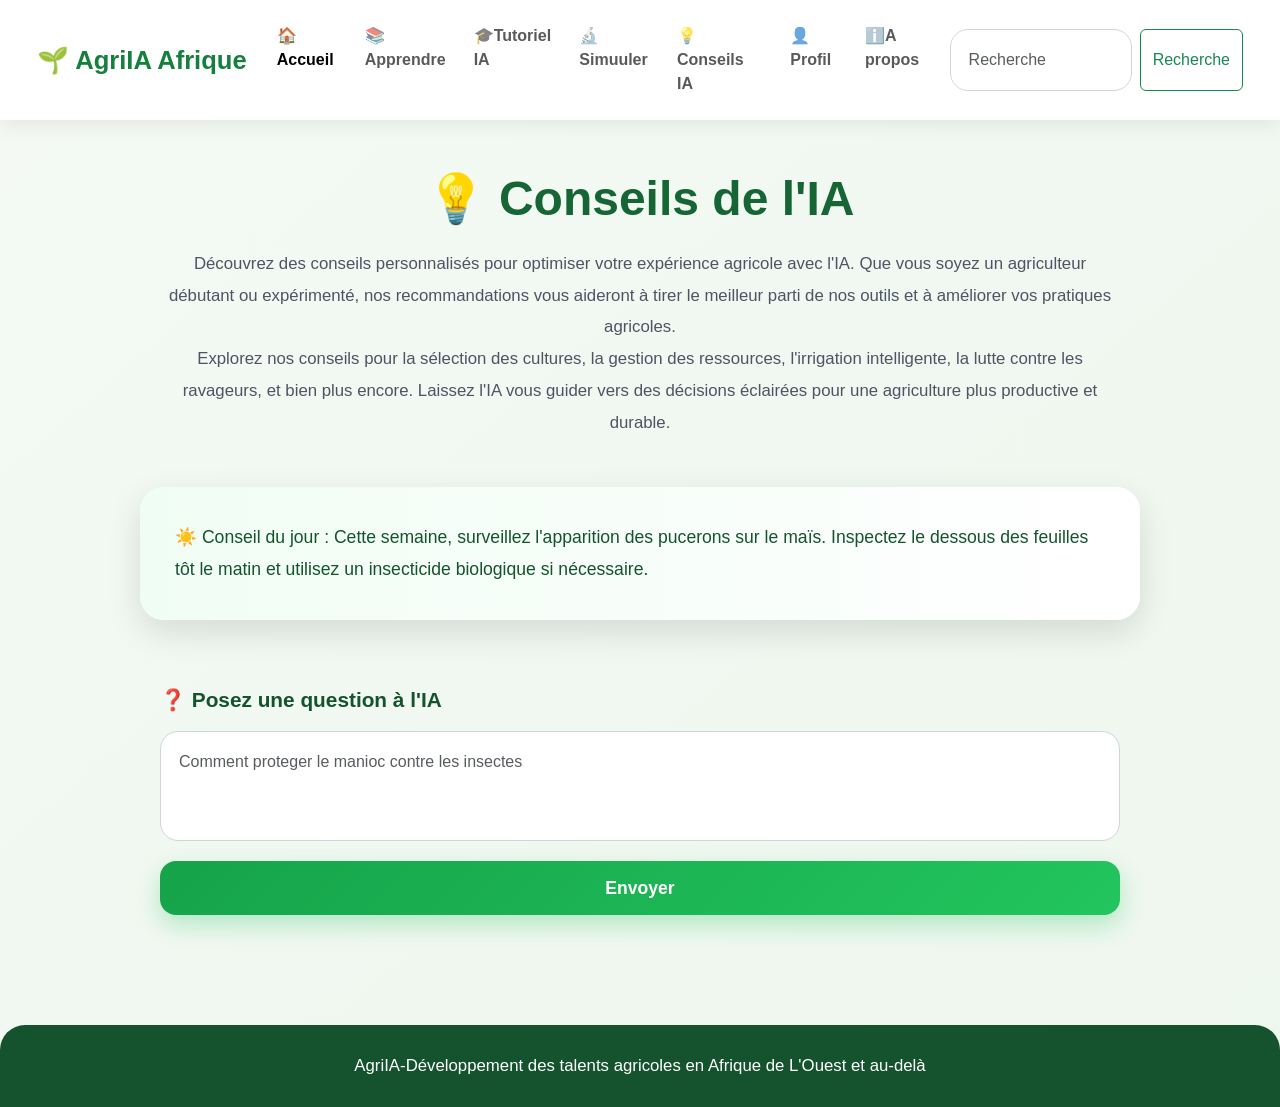
<file: AgriIa/conseils.html>
<!DOCTYPE html>
<html lang="en">

<head>
    <meta charset="UTF-8">
    <meta name="viewport" content="width=device-width, initial-scale=1.0">
    <title>Document</title>
    <link href="https://cdn.jsdelivr.net/npm/bootstrap@5.3.8/dist/css/bootstrap.min.css" rel="stylesheet"
        integrity="sha384-sRIl4kxILFvY47J16cr9ZwB07vP4J8+LH7qKQnuqkuIAvNWLzeN8tE5YBujZqJLB" crossorigin="anonymous">
    <script src="https://cdn.jsdelivr.net/npm/@popperjs/core@2.11.8/dist/umd/popper.min.js"
        integrity="sha384-I7E8VVD/ismYTF4hNIPjVp/Zjvgyol6VFvRkX/vR+Vc4jQkC+hVqc2pM8ODewa9r"
        crossorigin="anonymous"></script>
    <script src="https://cdn.jsdelivr.net/npm/bootstrap@5.3.8/dist/js/bootstrap.min.js"
        integrity="sha384-G/EV+4j2dNv+tEPo3++6LCgdCROaejBqfUeNjuKAiuXbjrxilcCdDz6ZAVfHWe1Y"
        crossorigin="anonymous"></script>
    <link rel="stylesheet" href="css/conseils.css">
</head>
</head>

<body>

    <nav class="navbar navbar-expand-lg bg-body-tertiary">
        <div class="container-fluid">
            <a class="navbar-brand" href="#">🌱
                AgriIA Afrique</a>
            <button class="navbar-toggler" type="button" data-bs-toggle="collapse"
                data-bs-target="#navbarSupportedContent" aria-controls="navbarSupportedContent" aria-expanded="false"
                aria-label="Toggle navigation">
                <span class="navbar-toggler-icon"></span>
            </button>
            <div class="collapse navbar-collapse" id="navbarSupportedContent">
                <ul class="navbar-nav me-auto mb-2 mb-lg-0">
                    <li class="nav-item">
                        <a class="nav-link active" aria-current="page" href="acceuil.html">🏠Accueil</a>
                    </li>
                    <li class="nav-item">
                        <a class="nav-link" href="apprendre.html">📚Apprendre</a>
                    </li>
                    <li class="nav-item">
                        <a class="nav-link" href="tutoriel.html">🎓Tutoriel IA</a>
                    </li>
                    <li class="nav-item">
                        <a class="nav-link" href="simuler.html">🔬Simuuler</a>
                    </li>
                    <li class="nav-item">
                        <a class="nav-link" href="conseils.html">💡Conseils IA</a>
                    </li>
                    <li class="nav-item">
                        <a class="nav-link" href="profil.html">👤Profil</a>
                    </li>
                    <li class="nav-item">
                        <a class="nav-link" href="apropos.html">ℹ️A propos</a>
                    </li>
                </ul>
                <form class="d-flex" role="search">
                    <input class="form-control me-2" type="search" placeholder="Recherche" aria-label="Search" />
                    <button class="btn btn-outline-success" type="submit">Recherche</button>
                </form>
            </div>
        </div>
    </nav>
    <h1>💡 Conseils de l'IA</h1>
    <p>Découvrez des conseils personnalisés pour optimiser votre expérience agricole avec l'IA. Que vous soyez un
        agriculteur débutant ou expérimenté, nos recommandations vous aideront à tirer le meilleur parti de nos outils
        et à améliorer vos pratiques agricoles.</p>
    <p>Explorez nos conseils pour la sélection des cultures, la gestion des ressources, l'irrigation intelligente, la
        lutte contre les ravageurs, et bien plus encore. Laissez l'IA vous guider vers des décisions éclairées pour une
        agriculture plus productive et durable.</p>
    <br><br>
    <div class="card">
        <div class="card-body">
            ☀️
            Conseil du jour : Cette semaine, surveillez l'apparition des pucerons sur le maïs. Inspectez le dessous des
            feuilles tôt le matin et utilisez un insecticide biologique si nécessaire.
        </div>
    </div><br>

    <div class="mb-3">
        <label for="exampleFormControlTextarea1" class="form-label">❓ Posez une question à l'IA</label>
        <textarea class="form-control" id="exampleFormControlTextarea1" rows="3" placeholder="Comment proteger le manioc contre les insectes"></textarea>
        <div class="d-grid gap-2">
            <button class="btn btn-primary" type="submit">Envoyer</button>
        </div>
    </div><br>

    <section>
        <footer class="foot">
            <p>AgriIA-Développement des talents agricoles en Afrique de L'Ouest et au-delà</p>
        </footer>
    </section>
</body>

</html>
</file>
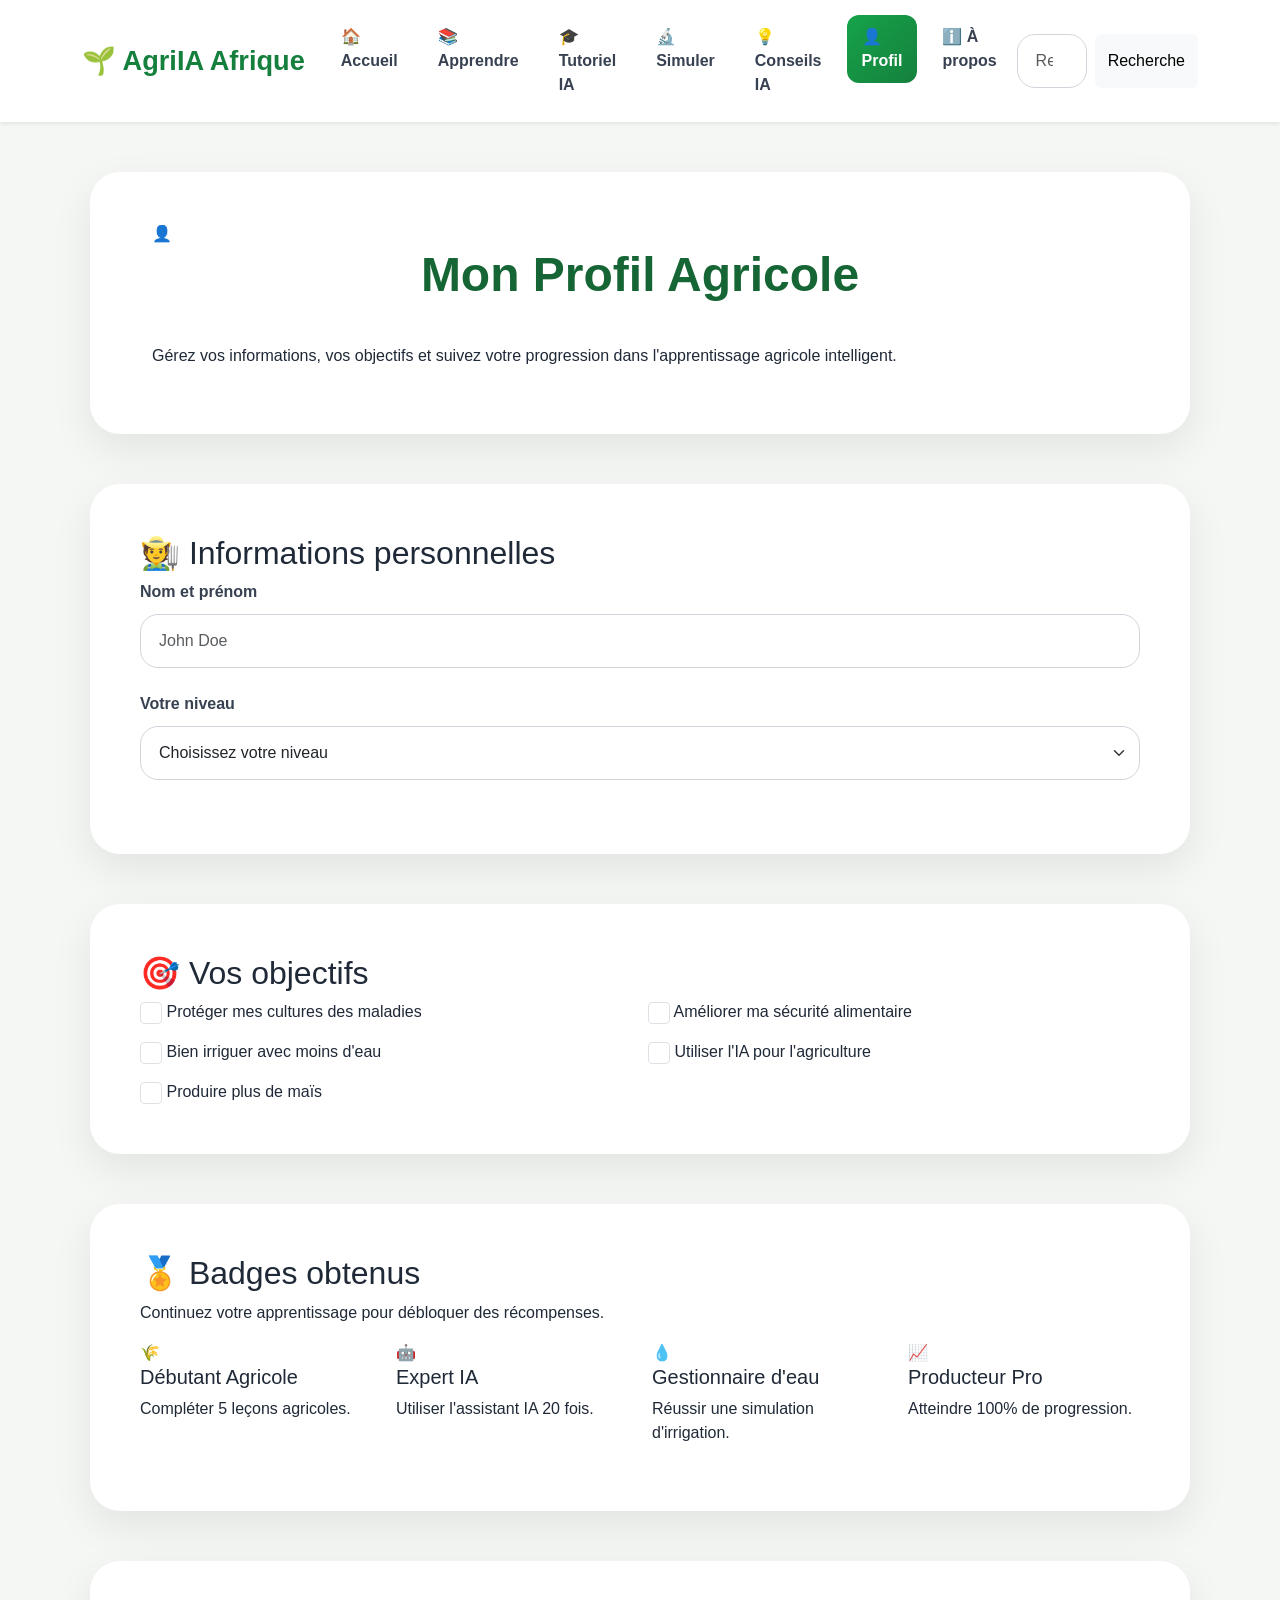
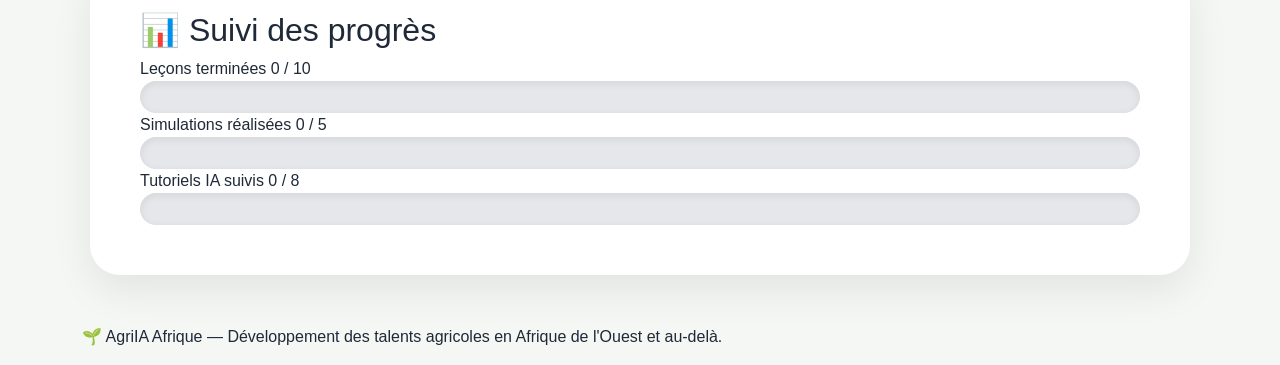
<file: AgriIa/profil.html>
<!DOCTYPE html>
<html lang="fr">

<head>
    <meta charset="UTF-8">
    <meta name="viewport" content="width=device-width, initial-scale=1.0">

    <title>Mon Profil - AgriIA Afrique</title>

    <!-- Bootstrap -->
    <link href="https://cdn.jsdelivr.net/npm/bootstrap@5.3.8/dist/css/bootstrap.min.css" rel="stylesheet">

    <!-- CSS -->
    <link rel="stylesheet" href="css/profil.css">
</head>

<body>

    <!-- ================= NAVBAR ================= -->

    <nav class="navbar navbar-expand-lg navbar-dark fixed-top shadow-sm">

        <div class="container">

            <a class="navbar-brand fw-bold" href="#">
                🌱 AgriIA Afrique
            </a>

            <button class="navbar-toggler" type="button" data-bs-toggle="collapse" data-bs-target="#navbarContent">

                <span class="navbar-toggler-icon"></span>

            </button>

            <div class="collapse navbar-collapse" id="navbarContent">

                <ul class="navbar-nav mx-auto">

                    <li class="nav-item">
                        <a class="nav-link" href="acceuil.html">
                            🏠 Accueil
                        </a>
                    </li>

                    <li class="nav-item">
                        <a class="nav-link" href="apprendre.html">
                            📚 Apprendre
                        </a>
                    </li>

                    <li class="nav-item">
                        <a class="nav-link" href="tutoriel.html">
                            🎓 Tutoriel IA
                        </a>
                    </li>

                    <li class="nav-item">
                        <a class="nav-link" href="simuler.html">
                            🔬 Simuler
                        </a>
                    </li>

                    <li class="nav-item">
                        <a class="nav-link" href="conseils.html">
                            💡 Conseils IA
                        </a>
                    </li>

                    <li class="nav-item">
                        <a class="nav-link active" href="profil.html">
                            👤 Profil
                        </a>
                    </li>

                    <li class="nav-item">
                        <a class="nav-link" href="apropos.html">
                            ℹ️ À propos
                        </a>
                    </li>

                </ul>

                <form class="d-flex">

                    <input class="form-control me-2" type="search" placeholder="Recherche">

                    <button class="btn btn-light">
                        Recherche
                    </button>

                </form>

            </div>

        </div>

    </nav>

    <!-- ================= HERO ================= -->

    <section class="hero-section">

        <div class="container">

            <div class="profile-avatar">
                👤
            </div>

            <h1>
                Mon Profil Agricole
            </h1>

            <p>
                Gérez vos informations, vos objectifs et suivez
                votre progression dans l'apprentissage agricole intelligent.
            </p>

        </div>

    </section>

    <!-- ================= PROFIL ================= -->

    <section class="container profile-section">

        <div class="profile-card">

            <div class="section-title">

                <h2>
                    🧑‍🌾 Informations personnelles
                </h2>

            </div>

            <form>

                <!-- NOM -->
                <div class="mb-4">

                    <label class="form-label">
                        Nom et prénom
                    </label>

                    <input type="text" class="form-control" placeholder="John Doe">

                </div>

                <!-- NIVEAU -->
                <div class="mb-4">

                    <label class="form-label">
                        Votre niveau
                    </label>

                    <select class="form-select">

                        <option selected>
                            Choisissez votre niveau
                        </option>

                        <option>
                            Débutant
                        </option>

                        <option>
                            Intermédiaire
                        </option>

                        <option>
                            Avancé
                        </option>

                    </select>

                </div>

            </form>

        </div>

    </section>

    <!-- ================= OBJECTIFS ================= -->

    <section class="container objectives-section">

        <div class="profile-card">

            <div class="section-title">

                <h2>
                    🎯 Vos objectifs
                </h2>

            </div>

            <div class="row g-3">

                <div class="col-md-6">

                    <div class="objective-item">
                        <input type="checkbox" class="form-check-input">
                        <span>
                            Protéger mes cultures des maladies
                        </span>
                    </div>

                </div>

                <div class="col-md-6">

                    <div class="objective-item">
                        <input type="checkbox" class="form-check-input">
                        <span>
                            Améliorer ma sécurité alimentaire
                        </span>
                    </div>

                </div>

                <div class="col-md-6">

                    <div class="objective-item">
                        <input type="checkbox" class="form-check-input">
                        <span>
                            Bien irriguer avec moins d'eau
                        </span>
                    </div>

                </div>

                <div class="col-md-6">

                    <div class="objective-item">
                        <input type="checkbox" class="form-check-input">
                        <span>
                            Utiliser l'IA pour l'agriculture
                        </span>
                    </div>

                </div>

                <div class="col-md-6">

                    <div class="objective-item">
                        <input type="checkbox" class="form-check-input">
                        <span>
                            Produire plus de maïs
                        </span>
                    </div>

                </div>

            </div>

        </div>

    </section>

    <!-- ================= BADGES ================= -->

    <section class="container badges-section">

        <div class="section-title">

            <h2>
                🏅 Badges obtenus
            </h2>

            <p>
                Continuez votre apprentissage pour débloquer des récompenses.
            </p>

        </div>

        <div class="row g-4">

            <!-- BADGE -->
            <div class="col-lg-3 col-md-6">

                <div class="badge-card locked">

                    <div class="badge-icon">
                        🌾
                    </div>

                    <h5>
                        Débutant Agricole
                    </h5>

                    <p>
                        Compléter 5 leçons agricoles.
                    </p>

                </div>

            </div>

            <!-- BADGE -->
            <div class="col-lg-3 col-md-6">

                <div class="badge-card locked">

                    <div class="badge-icon">
                        🤖
                    </div>

                    <h5>
                        Expert IA
                    </h5>

                    <p>
                        Utiliser l'assistant IA 20 fois.
                    </p>

                </div>

            </div>

            <!-- BADGE -->
            <div class="col-lg-3 col-md-6">

                <div class="badge-card locked">

                    <div class="badge-icon">
                        💧
                    </div>

                    <h5>
                        Gestionnaire d'eau
                    </h5>

                    <p>
                        Réussir une simulation d'irrigation.
                    </p>

                </div>

            </div>

            <!-- BADGE -->
            <div class="col-lg-3 col-md-6">

                <div class="badge-card locked">

                    <div class="badge-icon">
                        📈
                    </div>

                    <h5>
                        Producteur Pro
                    </h5>

                    <p>
                        Atteindre 100% de progression.
                    </p>

                </div>

            </div>

        </div>

    </section>

    <!-- ================= PROGRESS ================= -->

    <section class="container progress-section">

        <div class="profile-card">

            <div class="section-title">

                <h2>
                    📊 Suivi des progrès
                </h2>

            </div>

            <!-- Progression 1 -->
            <div class="progress-item">

                <div class="progress-label">

                    <span>
                        Leçons terminées
                    </span>

                    <span>
                        0 / 10
                    </span>

                </div>

                <div class="progress">

                    <div class="progress-bar" style="width: 0%">
                    </div>

                </div>

            </div>

            <!-- Progression 2 -->
            <div class="progress-item">

                <div class="progress-label">

                    <span>
                        Simulations réalisées
                    </span>

                    <span>
                        0 / 5
                    </span>

                </div>

                <div class="progress">

                    <div class="progress-bar" style="width: 0%">
                    </div>

                </div>

            </div>

            <!-- Progression 3 -->
            <div class="progress-item">

                <div class="progress-label">

                    <span>
                        Tutoriels IA suivis
                    </span>

                    <span>
                        0 / 8
                    </span>

                </div>

                <div class="progress">

                    <div class="progress-bar" style="width: 0%">
                    </div>

                </div>

            </div>

        </div>

    </section>

    <!-- ================= FOOTER ================= -->

    <footer class="footer">

        <div class="container">

            <p>
                🌱 AgriIA Afrique — Développement des talents agricoles
                en Afrique de l'Ouest et au-delà.
            </p>

        </div>

    </footer>

    <!-- Bootstrap -->
    <script src="https://cdn.jsdelivr.net/npm/bootstrap@5.3.8/dist/js/bootstrap.bundle.min.js"></script>

</body>

</html>
</file>
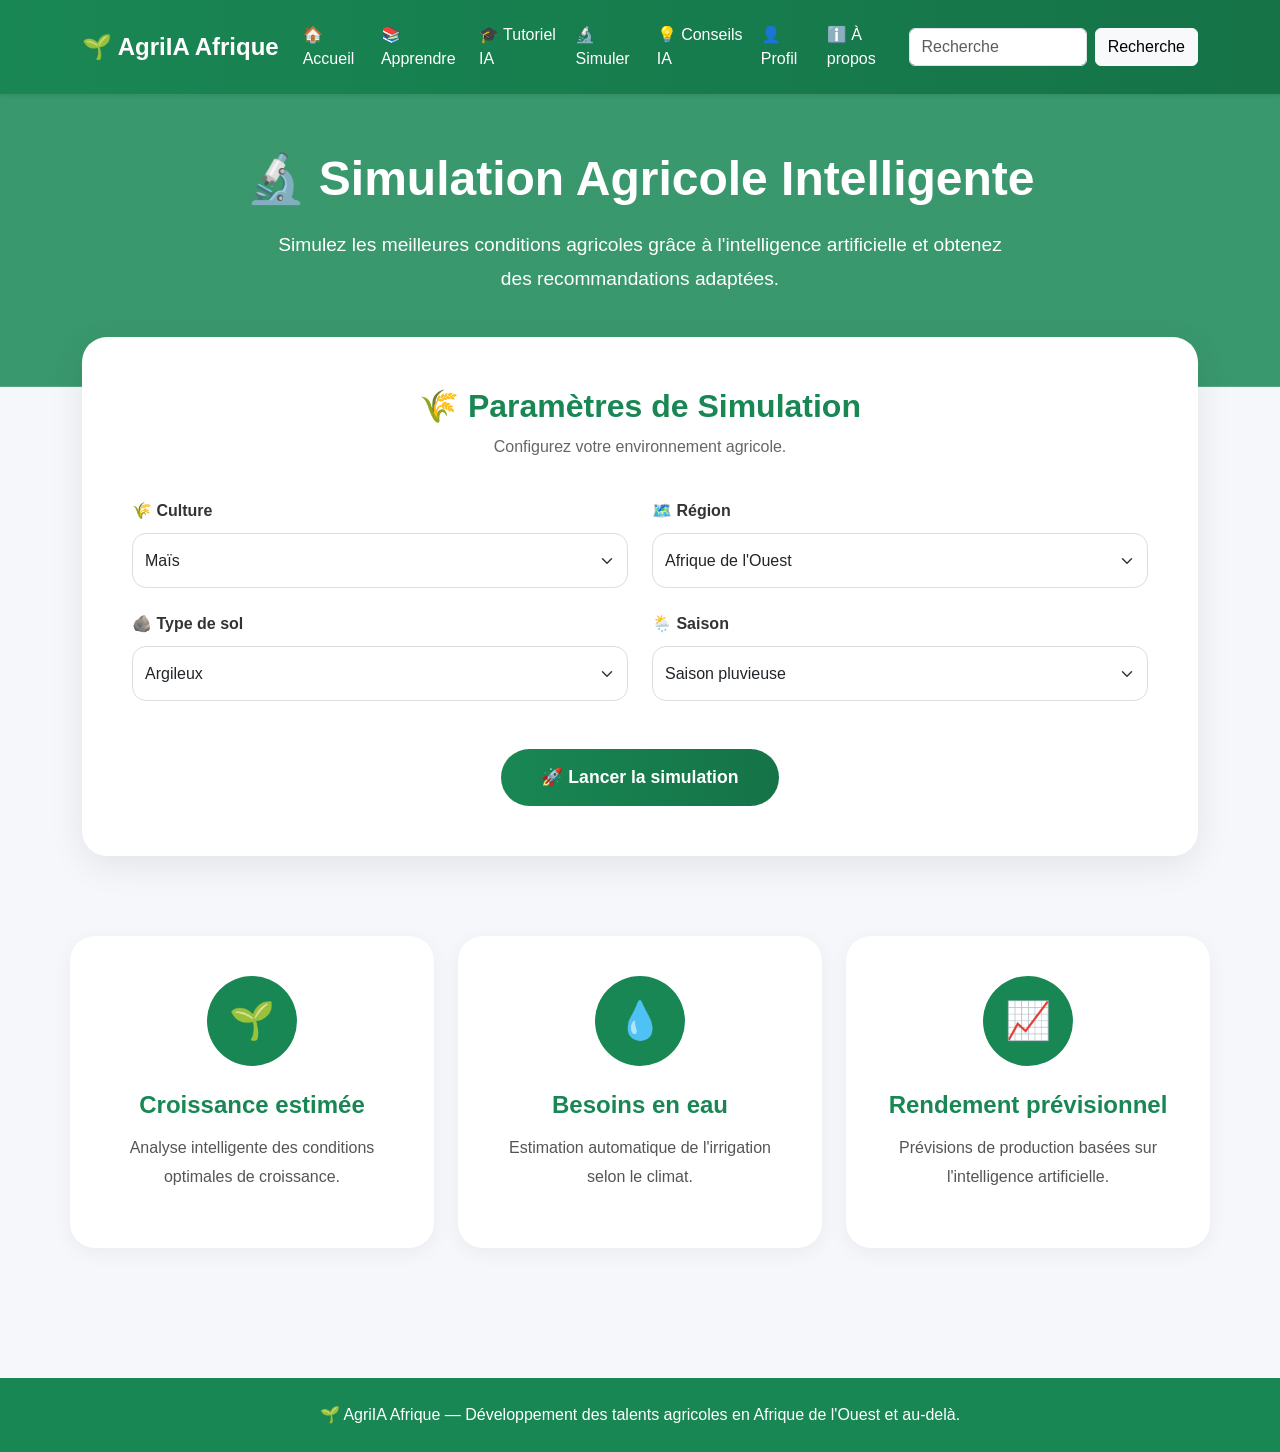
<file: AgriIa/simuler.html>
<!DOCTYPE html>
<html lang="fr">

<head>
  <meta charset="UTF-8">
  <meta name="viewport" content="width=device-width, initial-scale=1.0">

  <title>Simulation Agricole IA - AgriIA Afrique</title>

  <!-- Bootstrap -->
  <link href="https://cdn.jsdelivr.net/npm/bootstrap@5.3.8/dist/css/bootstrap.min.css" rel="stylesheet">

  <!-- CSS -->
  <link rel="stylesheet" href="css/simuler.css">
</head>

<body>

  <!-- ================= NAVBAR ================= -->

  <nav class="navbar navbar-expand-lg navbar-dark fixed-top shadow-sm">

    <div class="container">

      <a class="navbar-brand fw-bold" href="#">
        🌱 AgriIA Afrique
      </a>

      <button class="navbar-toggler" type="button" data-bs-toggle="collapse" data-bs-target="#navbarContent">

        <span class="navbar-toggler-icon"></span>

      </button>

      <div class="collapse navbar-collapse" id="navbarContent">

        <ul class="navbar-nav mx-auto">

          <li class="nav-item">
            <a class="nav-link" href="acceuil.html">
              🏠 Accueil
            </a>
          </li>

          <li class="nav-item">
            <a class="nav-link" href="apprendre.html">
              📚 Apprendre
            </a>
          </li>

          <li class="nav-item">
            <a class="nav-link" href="tutoriel.html">
              🎓 Tutoriel IA
            </a>
          </li>

          <li class="nav-item">
            <a class="nav-link active" href="simuler.html">
              🔬 Simuler
            </a>
          </li>

          <li class="nav-item">
            <a class="nav-link" href="conseils.html">
              💡 Conseils IA
            </a>
          </li>

          <li class="nav-item">
            <a class="nav-link" href="profil.html">
              👤 Profil
            </a>
          </li>

          <li class="nav-item">
            <a class="nav-link" href="apropos.html">
              ℹ️ À propos
            </a>
          </li>

        </ul>

        <form class="d-flex">

          <input class="form-control me-2" type="search" placeholder="Recherche">

          <button class="btn btn-light">
            Recherche
          </button>

        </form>

      </div>

    </div>

  </nav>

  <!-- ================= HERO ================= -->

  <section class="hero-section">

    <div class="container">

      <h1>
        🔬 Simulation Agricole Intelligente
      </h1>

      <p>
        Simulez les meilleures conditions agricoles grâce
        à l'intelligence artificielle et obtenez des recommandations adaptées.
      </p>

    </div>

  </section>

  <!-- ================= FORMULAIRE ================= -->

  <section class="container simulation-section">

    <div class="simulation-card">

      <div class="section-title">

        <h2>
          🌾 Paramètres de Simulation
        </h2>

        <p>
          Configurez votre environnement agricole.
        </p>

      </div>

      <form>

        <div class="row g-4">

          <!-- CULTURE -->
          <div class="col-md-6">

            <label class="form-label">
              🌾 Culture
            </label>

            <select class="form-select">

              <option selected>Maïs</option>
              <option>Manioc</option>
              <option>Niébé</option>
              <option>Arachide</option>
              <option>Blé</option>
              <option>Igname</option>
              <option>Maraîchage</option>
              <option>Millet</option>
              <option>Sorgho</option>
              <option>Riz</option>

            </select>

          </div>

          <!-- REGION -->
          <div class="col-md-6">

            <label class="form-label">
              🗺️ Région
            </label>

            <select class="form-select">

              <option selected>Afrique de l'Ouest</option>
              <option>Afrique du Nord</option>
              <option>Afrique Centrale</option>
              <option>Afrique Australe</option>
              <option>Afrique de l'Est</option>

            </select>

          </div>

          <!-- SOL -->
          <div class="col-md-6">

            <label class="form-label">
              🪨 Type de sol
            </label>

            <select class="form-select">

              <option selected>Argileux</option>
              <option>Sablonneux</option>
              <option>Limoneux</option>
              <option>Lourd</option>

            </select>

          </div>

          <!-- SAISON -->
          <div class="col-md-6">

            <label class="form-label">
              🌦️ Saison
            </label>

            <select class="form-select">

              <option selected>Saison pluvieuse</option>
              <option>Saison sèche</option>

            </select>

          </div>

        </div>

        <!-- BUTTON -->

        <div class="text-center mt-5">

          <button class="btn simulation-btn">

            🚀 Lancer la simulation

          </button>

        </div>

      </form>

    </div>

  </section>

  <!-- ================= RESULTATS ================= -->

  <section class="container results-section">

    <div class="row g-4">

      <!-- RESULTAT 1 -->
      <div class="col-lg-4 col-md-6">

        <div class="result-card">

          <div class="result-icon">
            🌱
          </div>

          <h4>
            Croissance estimée
          </h4>

          <p>
            Analyse intelligente des conditions
            optimales de croissance.
          </p>

        </div>

      </div>

      <!-- RESULTAT 2 -->
      <div class="col-lg-4 col-md-6">

        <div class="result-card">

          <div class="result-icon">
            💧
          </div>

          <h4>
            Besoins en eau
          </h4>

          <p>
            Estimation automatique de l'irrigation
            selon le climat.
          </p>

        </div>

      </div>

      <!-- RESULTAT 3 -->
      <div class="col-lg-4 col-md-6">

        <div class="result-card">

          <div class="result-icon">
            📈
          </div>

          <h4>
            Rendement prévisionnel
          </h4>

          <p>
            Prévisions de production basées
            sur l'intelligence artificielle.
          </p>

        </div>

      </div>

    </div>

  </section>

  <!-- ================= FOOTER ================= -->

  <footer class="footer">

    <div class="container">

      <p>
        🌱 AgriIA Afrique — Développement des talents agricoles
        en Afrique de l'Ouest et au-delà.
      </p>

    </div>

  </footer>

  <!-- Bootstrap JS -->
  <script src="https://cdn.jsdelivr.net/npm/bootstrap@5.3.8/dist/js/bootstrap.bundle.min.js"></script>

</body>

</html>
</file>
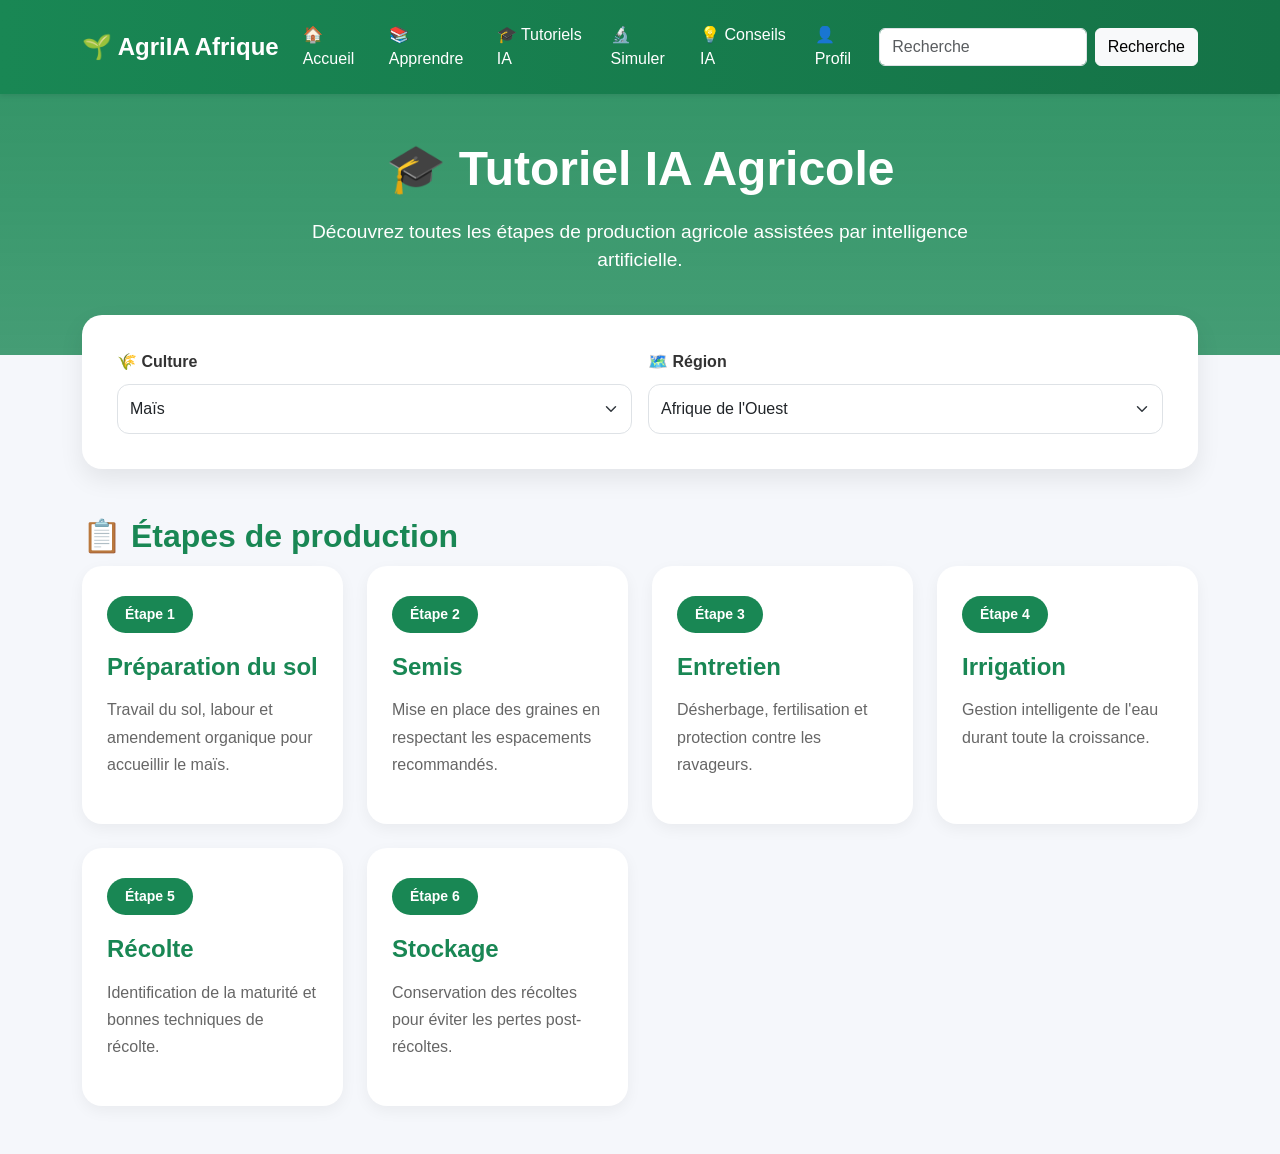
<file: AgriIa/tutoriel.html>
<!DOCTYPE html>
<html lang="fr">

<head>
    <meta charset="UTF-8">
    <meta name="viewport" content="width=device-width, initial-scale=1.0">

    <title>AgriIA Afrique - Tutoriels IA</title>

    <!-- Bootstrap -->
    <link href="https://cdn.jsdelivr.net/npm/bootstrap@5.3.8/dist/css/bootstrap.min.css" rel="stylesheet">

    <!-- CSS -->
    <link rel="stylesheet" href="css/tutoriel.css">
</head>

<body>

    <!-- ================= NAVBAR ================= -->

    <nav class="navbar navbar-expand-lg navbar-dark shadow-sm fixed-top">
        <div class="container">

            <a class="navbar-brand fw-bold" href="#">
                🌱 AgriIA Afrique
            </a>

            <button class="navbar-toggler" type="button" data-bs-toggle="collapse"
                data-bs-target="#navbarContent">

                <span class="navbar-toggler-icon"></span>
            </button>

            <div class="collapse navbar-collapse" id="navbarContent">

                <ul class="navbar-nav mx-auto">

                    <li class="nav-item">
                        <a class="nav-link active" href="acceuil.html">🏠 Accueil</a>
                    </li>

                    <li class="nav-item">
                        <a class="nav-link" href="apprendre.html">📚 Apprendre</a>
                    </li>

                    <li class="nav-item">
                        <a class="nav-link" href="tutoriel.html">🎓 Tutoriels IA</a>
                    </li>

                    <li class="nav-item">
                        <a class="nav-link" href="simuler.html">🔬 Simuler</a>
                    </li>

                    <li class="nav-item">
                        <a class="nav-link" href="conseils.html">💡 Conseils IA</a>
                    </li>

                    <li class="nav-item">
                        <a class="nav-link" href="profil.html">👤 Profil</a>
                    </li>

                </ul>

                <form class="d-flex">
                    <input class="form-control me-2" type="search" placeholder="Recherche">
                    <button class="btn btn-light">
                        Recherche
                    </button>
                </form>

            </div>
        </div>
    </nav>

    <!-- ================= HERO ================= -->

    <section class="hero-section">

        <div class="container">

            <h1>
                🎓 Tutoriel IA Agricole
            </h1>

            <p>
                Découvrez toutes les étapes de production agricole
                assistées par intelligence artificielle.
            </p>

        </div>

    </section>

    <!-- ================= FILTRES ================= -->

    <section class="container mb-5">

        <div class="filter-card">

            <div class="row g-3">

                <!-- Culture -->
                <div class="col-lg-6">

                    <label class="form-label">
                        🌾 Culture
                    </label>

                    <select class="form-select">

                        <option selected>Maïs</option>
                        <option>Manioc</option>
                        <option>Igname</option>
                        <option>Sorgho</option>
                        <option>Arachide</option>
                        <option>Blé</option>
                        <option>Niébé</option>
                        <option>Maraîchage</option>
                        <option>Millet</option>

                    </select>

                </div>

                <!-- Région -->
                <div class="col-lg-6">

                    <label class="form-label">
                        🗺️ Région
                    </label>

                    <select class="form-select">

                        <option selected>Afrique de l'Ouest</option>
                        <option>Afrique Centrale</option>
                        <option>Afrique du Nord</option>
                        <option>Afrique Australe</option>
                        <option>Afrique de l'Est</option>

                    </select>

                </div>

            </div>

        </div>

    </section>

    <!-- ================= ETAPES ================= -->

    <section class="container mb-5">

        <div class="section-title">

            <h2>
                📋 Étapes de production
            </h2>

        </div>

        <div class="row g-4">

            <!-- CARD 1 -->
            <div class="col-xl-3 col-lg-3 col-md-6">

                <a href="#" class="tutorial-link">

                    <div class="tutorial-card">

                        <div class="step-badge">
                            Étape 1
                        </div>

                        <h4>
                            Préparation du sol
                        </h4>

                        <p>
                            Travail du sol, labour et amendement organique
                            pour accueillir le maïs.
                        </p>

                    </div>

                </a>

            </div>

            <!-- CARD 2 -->
            <div class="col-xl-3 col-lg-3 col-md-6">

                <a href="#" class="tutorial-link">

                    <div class="tutorial-card">

                        <div class="step-badge">
                            Étape 2
                        </div>

                        <h4>
                            Semis
                        </h4>

                        <p>
                            Mise en place des graines en respectant
                            les espacements recommandés.
                        </p>

                    </div>

                </a>

            </div>

            <!-- CARD 3 -->
            <div class="col-xl-3 col-lg-3 col-md-6">

                <a href="#" class="tutorial-link">

                    <div class="tutorial-card">

                        <div class="step-badge">
                            Étape 3
                        </div>

                        <h4>
                            Entretien
                        </h4>

                        <p>
                            Désherbage, fertilisation et protection
                            contre les ravageurs.
                        </p>

                    </div>

                </a>

            </div>

            <!-- CARD 4 -->
            <div class="col-xl-3 col-lg-3 col-md-6">

                <a href="#" class="tutorial-link">

                    <div class="tutorial-card">

                        <div class="step-badge">
                            Étape 4
                        </div>

                        <h4>
                            Irrigation
                        </h4>

                        <p>
                            Gestion intelligente de l'eau durant
                            toute la croissance.
                        </p>

                    </div>

                </a>

            </div>

            <!-- CARD 5 -->
            <div class="col-xl-3 col-lg-3 col-md-6">

                <a href="#" class="tutorial-link">

                    <div class="tutorial-card">

                        <div class="step-badge">
                            Étape 5
                        </div>

                        <h4>
                            Récolte
                        </h4>

                        <p>
                            Identification de la maturité et
                            bonnes techniques de récolte.
                        </p>

                    </div>

                </a>

            </div>

            <!-- CARD 6 -->
            <div class="col-xl-3 col-lg-3 col-md-6">

                <a href="#" class="tutorial-link">

                    <div class="tutorial-card">

                        <div class="step-badge">
                            Étape 6
                        </div>

                        <h4>
                            Stockage
                        </h4>

                        <p>
                            Conservation des récoltes pour éviter
                            les pertes post-récoltes.
                        </p>

                    </div>

                </a>

            </div>

        </div>

    </section>

    <!-- Bootstrap JS -->
    <script src="https://cdn.jsdelivr.net/npm/bootstrap@5.3.8/dist/js/bootstrap.bundle.min.js"></script>

</body>

</html>
</file>
<file: AgriIa/css/acceuil.css>
/* =========================
   RESET & BASE
========================= */
*{
    margin: 0;
    padding: 0;
    box-sizing: border-box;
}

html{
    scroll-behavior: smooth;
}

body{
    font-family: "Segoe UI", Tahoma, Geneva, Verdana, sans-serif;
    background: #f4f7f2;
    color: #1f2937;
    overflow-x: hidden;
}

/* =========================
   NAVBAR
========================= */
.navbar{
    background: rgba(255,255,255,0.92) !important;
    backdrop-filter: blur(10px);
    box-shadow: 0 2px 12px rgba(0,0,0,0.08);
    padding: 12px 25px;
    position: sticky;
    top: 0;
    z-index: 1000;
}

.navbar-brand{
    font-size: 1.6rem;
    font-weight: 700;
    color: #1d7c45 !important;
    letter-spacing: 0.5px;
}

.nav-link{
    color: #374151 !important;
    font-weight: 500;
    margin: 0 6px;
    transition: 0.3s ease;
    border-radius: 8px;
    padding: 8px 14px !important;
}

.nav-link:hover{
    background: #e7f7ec;
    color: #1d7c45 !important;
    transform: translateY(-2px);
}

.nav-link.active{
    background: #1d7c45;
    color: white !important;
}

/* =========================
   SEARCH BAR
========================= */
form.d-flex{
    gap: 10px;
}

.form-control{
    border-radius: 12px;
    border: 1px solid #d1d5db;
    padding: 10px 15px;
    transition: 0.3s;
}

.form-control:focus{
    border-color: #1d7c45;
    box-shadow: 0 0 0 0.2rem rgba(29,124,69,0.2);
}

.btn-outline-success{
    border-radius: 12px;
    border: 2px solid #1d7c45 !important;
    color: #1d7c45 !important;
    font-weight: 600;
    padding: 10px 18px;
    transition: 0.3s ease;
}

.btn-outline-success:hover{
    background: #1d7c45 !important;
    color: white !important;
}

/* =========================
   HERO SECTION
========================= */
section:first-of-type{
    min-height: 90vh;
    background:
        linear-gradient(rgba(0,0,0,0.55), rgba(0,0,0,0.55)),
        url('https://images.unsplash.com/photo-1500937386664-56d1dfef3854?q=80&w=1600&auto=format&fit=crop');
    background-position: center;
    background-size: cover;
    background-repeat: no-repeat;

    display: flex;
    justify-content: center;
    align-items: center;
    text-align: center;
    padding: 40px 20px;
}

/* =========================
   TEXT CONTENT
========================= */
.text{
    max-width: 900px;
    color: white;
    animation: fadeIn 1.2s ease;
}

.text h1{
    font-size: 4rem;
    font-weight: 800;
    margin-bottom: 20px;
    letter-spacing: 1px;
    text-shadow: 0 5px 15px rgba(0,0,0,0.3);
}

.text h4{
    font-size: 1.4rem;
    font-weight: 400;
    line-height: 1.8;
    margin-bottom: 40px;
    color: #f3f4f6;
}

/* =========================
   BUTTONS
========================= */
.menu{
    display: flex;
    flex-wrap: wrap;
    justify-content: center;
    gap: 20px;
}

.menu button{
    border: none;
    padding: 16px 28px;
    border-radius: 14px;
    font-size: 1rem;
    font-weight: 600;
    cursor: pointer;
    transition: 0.35s ease;
    min-width: 180px;
    box-shadow: 0 8px 20px rgba(0,0,0,0.15);
}

.menu button a{
    text-decoration: none;
    color: white;
    display: block;
}

/* Boutons personnalisés */
.BA{
    background: linear-gradient(135deg, #16a34a, #15803d);
}

.BT{
    background: linear-gradient(135deg, #2563eb, #1d4ed8);
}

.BS{
    background: linear-gradient(135deg, #9333ea, #7e22ce);
}

.BC{
    background: linear-gradient(135deg, #ea580c, #c2410c);
}

.menu button:hover{
    transform: translateY(-5px) scale(1.03);
    box-shadow: 0 12px 30px rgba(0,0,0,0.25);
}

/* =========================
   FOOTER
========================= */
.foot{
    background: #111827;
    color: #f9fafb;
    text-align: center;
    padding: 22px 15px;
    font-size: 0.95rem;
    letter-spacing: 0.3px;
}

.foot p{
    margin: 0;
}

/* =========================
   ANIMATION
========================= */
@keyframes fadeIn{
    from{
        opacity: 0;
        transform: translateY(30px);
    }

    to{
        opacity: 1;
        transform: translateY(0);
    }
}

/* =========================
   TABLETTES
========================= */
@media screen and (max-width: 992px){

    .navbar{
        padding: 10px 15px;
    }

    .text h1{
        font-size: 3rem;
    }

    .text h4{
        font-size: 1.2rem;
        line-height: 1.6;
    }

    .menu button{
        min-width: 160px;
        padding: 14px 22px;
    }
}

/* =========================
   MOBILES
========================= */
@media screen and (max-width: 768px){

    section:first-of-type{
        padding: 60px 15px;
    }

    .text h1{
        font-size: 2.3rem;
    }

    .text h4{
        font-size: 1rem;
        margin-bottom: 30px;
    }

    .menu{
        flex-direction: column;
        align-items: center;
    }

    .menu button{
        width: 100%;
        max-width: 320px;
    }

    .navbar-brand{
        font-size: 1.3rem;
    }

    .nav-link{
        margin: 5px 0;
    }

    form.d-flex{
        flex-direction: column;
        width: 100%;
        margin-top: 15px;
    }

    .form-control,
    .btn-outline-success{
        width: 100%;
    }
}

/* =========================
   PETITS ECRANS
========================= */
@media screen and (max-width: 480px){

    .text h1{
        font-size: 1.9rem;
    }

    .text h4{
        font-size: 0.95rem;
    }

    .menu button{
        font-size: 0.95rem;
        padding: 13px 18px;
    }

    .foot{
        font-size: 0.82rem;
    }
}
</file>
<file: AgriIa/css/apprendre.css>
/* =========================
   RESET GLOBAL
========================= */
*{
    margin: 0;
    padding: 0;
    box-sizing: border-box;
}

body{
    font-family: "Segoe UI", Tahoma, Geneva, Verdana, sans-serif;
    background: #f4f7f3;
    color: #1f2937;
    overflow-x: hidden;
}

/* =========================
   NAVBAR
========================= */
.navbar{
    background: rgba(255,255,255,0.95) !important;
    backdrop-filter: blur(12px);
    box-shadow: 0 2px 15px rgba(0,0,0,0.08);
    padding: 12px 24px;
    position: sticky;
    top: 0;
    z-index: 999;
}

.navbar-brand{
    font-size: 1.5rem;
    font-weight: 700;
    color: #198754 !important;
}

.nav-link{
    color: #374151 !important;
    font-weight: 500;
    border-radius: 10px;
    padding: 8px 14px !important;
    transition: 0.3s ease;
}

.nav-link:hover{
    background: #e9f7ef;
    color: #198754 !important;
    transform: translateY(-2px);
}

.nav-link.active{
    background: #198754;
    color: white !important;
}

/* =========================
   SEARCH
========================= */
form.d-flex{
    gap: 10px;
}

.form-control{
    border-radius: 12px;
    padding: 10px 14px;
    border: 1px solid #d1d5db;
    transition: 0.3s;
}

.form-control:focus{
    border-color: #198754;
    box-shadow: 0 0 0 0.2rem rgba(25,135,84,0.2);
}

.btn-outline-success{
    border-radius: 12px;
    font-weight: 600;
    transition: 0.3s ease;
}

.btn-outline-success:hover{
    transform: translateY(-2px);
}

/* =========================
   TITRE PRINCIPAL
========================= */
h1{
    text-align: center;
    margin-top: 50px;
    margin-bottom: 40px;
    font-size: 3rem;
    font-weight: 800;
    color: #14532d;
    padding: 0 20px;
}

/* =========================
   CARD PRINCIPALE
========================= */
.card{
    border: none !important;
    border-radius: 24px !important;
    box-shadow: 0 10px 35px rgba(0,0,0,0.08);
    overflow: hidden;
    margin: 30px auto;
    background: white;
}

/* Première card */
.card.w-75{
    width: 90% !important;
    max-width: 1100px;
}

/* =========================
   CARD BODY
========================= */
.card-body{
    padding: 35px;
}

.card-title{
    font-size: 1.5rem;
    font-weight: 700;
    color: #166534;
    margin-bottom: 25px;
    margin-top: 10px;
}

/* =========================
   BOUTONS CULTURES / REGIONS
========================= */
.card-body a.btn{
    margin: 8px;
    padding: 12px 20px;
    border-radius: 14px;
    font-weight: 600;
    transition: 0.3s ease;
}

.card-body a.btn:hover{
    transform: translateY(-3px);
    box-shadow: 0 6px 15px rgba(0,0,0,0.12);
}

/* =========================
   CARD CONTENU COURS
========================= */
.card-header{
    background: linear-gradient(135deg, #198754, #157347) !important;
    color: white !important;
    font-size: 1.4rem;
    font-weight: 700;
    padding: 22px 30px !important;
    border: none !important;
}

.card-text{
    font-size: 1.08rem;
    line-height: 2;
    color: #374151;
    margin-bottom: 30px;
}

/* =========================
   BOUTONS ACTIONS
========================= */
.btn-success,
.btn-outline-warning{
    padding: 12px 22px;
    border-radius: 14px;
    font-weight: 600;
    transition: 0.3s ease;
}

.btn-success:hover,
.btn-outline-warning:hover{
    transform: translateY(-3px);
    box-shadow: 0 8px 20px rgba(0,0,0,0.15);
}

/* =========================
   EFFET D'APPARITION
========================= */
.card,
h1{
    animation: fadeIn 0.8s ease;
}

@keyframes fadeIn{
    from{
        opacity: 0;
        transform: translateY(25px);
    }

    to{
        opacity: 1;
        transform: translateY(0);
    }
}

/* =========================
   TABLETTES
========================= */
@media screen and (max-width: 992px){

    h1{
        font-size: 2.5rem;
    }

    .card-body{
        padding: 28px;
    }

    .card-title{
        font-size: 1.3rem;
    }
}

/* =========================
   MOBILES
========================= */
@media screen and (max-width: 768px){

    .navbar{
        padding: 10px 15px;
    }

    h1{
        font-size: 2rem;
        margin-top: 35px;
        margin-bottom: 25px;
    }

    .card.w-75{
        width: 95% !important;
    }

    .card-body{
        padding: 22px;
    }

    .card-title{
        font-size: 1.1rem;
        line-height: 1.5;
    }

    .card-body a.btn{
        display: block;
        width: 100%;
        margin: 10px 0;
        text-align: center;
    }

    .card-header{
        font-size: 1.1rem;
        text-align: center;
        padding: 18px !important;
    }

    .card-text{
        font-size: 1rem;
        line-height: 1.8;
    }

    .btn-success,
    .btn-outline-warning{
        width: 100%;
        margin-bottom: 12px;
    }

    form.d-flex{
        flex-direction: column;
        width: 100%;
        margin-top: 15px;
    }

    .form-control,
    .btn-outline-success{
        width: 100%;
    }
}

/* =========================
   PETITS MOBILES
========================= */
@media screen and (max-width: 480px){

    h1{
        font-size: 1.6rem;
    }

    .navbar-brand{
        font-size: 1.2rem;
    }

    .card-body{
        padding: 18px;
    }

    .card-text{
        font-size: 0.95rem;
    }

    .card-title{
        font-size: 1rem;
    }

    .card-body a.btn{
        font-size: 0.92rem;
        padding: 10px 15px;
    }
}
</file>
<file: AgriIa/css/apprendre1.css>
/* =========================
   RESET GLOBAL
========================= */
*{
    margin: 0;
    padding: 0;
    box-sizing: border-box;
}

body{
    font-family: "Segoe UI", Tahoma, Geneva, Verdana, sans-serif;
    background: #f4f7f3;
    color: #1f2937;
    overflow-x: hidden;
}

/* =========================
   NAVBAR
========================= */
.navbar{
    background: rgba(255,255,255,0.95) !important;
    backdrop-filter: blur(12px);
    box-shadow: 0 2px 15px rgba(0,0,0,0.08);
    padding: 12px 24px;
    position: sticky;
    top: 0;
    z-index: 999;
}

.navbar-brand{
    font-size: 1.5rem;
    font-weight: 700;
    color: #198754 !important;
}

.nav-link{
    color: #374151 !important;
    font-weight: 500;
    border-radius: 10px;
    padding: 8px 14px !important;
    transition: 0.3s ease;
}

.nav-link:hover{
    background: #e9f7ef;
    color: #198754 !important;
    transform: translateY(-2px);
}

.nav-link.active{
    background: #198754;
    color: white !important;
}

/* =========================
   SEARCH
========================= */
form.d-flex{
    gap: 10px;
}

.form-control{
    border-radius: 12px;
    padding: 10px 14px;
    border: 1px solid #d1d5db;
    transition: 0.3s;
}

.form-control:focus{
    border-color: #198754;
    box-shadow: 0 0 0 0.2rem rgba(25,135,84,0.2);
}

.btn-outline-success{
    border-radius: 12px;
    font-weight: 600;
    transition: 0.3s ease;
}

.btn-outline-success:hover{
    transform: translateY(-2px);
}

/* =========================
   TITRE PRINCIPAL
========================= */
h1{
    text-align: center;
    margin-top: 50px;
    margin-bottom: 40px;
    font-size: 3rem;
    font-weight: 800;
    color: #14532d;
    padding: 0 20px;
}

/* =========================
   CARD PRINCIPALE
========================= */
.card{
    border: none !important;
    border-radius: 24px !important;
    box-shadow: 0 10px 35px rgba(0,0,0,0.08);
    overflow: hidden;
    margin: 30px auto;
    background: white;
}

/* Première card */
.card.w-75{
    width: 90% !important;
    max-width: 1100px;
}

/* =========================
   CARD BODY
========================= */
.card-body{
    padding: 35px;
}

.card-title{
    font-size: 1.5rem;
    font-weight: 700;
    color: #166534;
    margin-bottom: 25px;
    margin-top: 10px;
}

/* =========================
   BOUTONS CULTURES / REGIONS
========================= */
.card-body a.btn{
    margin: 8px;
    padding: 12px 20px;
    border-radius: 14px;
    font-weight: 600;
    transition: 0.3s ease;
}

.card-body a.btn:hover{
    transform: translateY(-3px);
    box-shadow: 0 6px 15px rgba(0,0,0,0.12);
}

/* =========================
   CARD CONTENU COURS
========================= */
.card-header{
    background: linear-gradient(135deg, #198754, #157347) !important;
    color: white !important;
    font-size: 1.4rem;
    font-weight: 700;
    padding: 22px 30px !important;
    border: none !important;
}

.card-text{
    font-size: 1.08rem;
    line-height: 2;
    color: #374151;
    margin-bottom: 30px;
}

/* =========================
   BOUTONS ACTIONS
========================= */
.btn-success,
.btn-outline-warning{
    padding: 12px 22px;
    border-radius: 14px;
    font-weight: 600;
    transition: 0.3s ease;
}

.btn-success:hover,
.btn-outline-warning:hover{
    transform: translateY(-3px);
    box-shadow: 0 8px 20px rgba(0,0,0,0.15);
}

/* =========================
   EFFET D'APPARITION
========================= */
.card,
h1{
    animation: fadeIn 0.8s ease;
}

@keyframes fadeIn{
    from{
        opacity: 0;
        transform: translateY(25px);
    }

    to{
        opacity: 1;
        transform: translateY(0);
    }
}

/* =========================
   TABLETTES
========================= */
@media screen and (max-width: 992px){

    h1{
        font-size: 2.5rem;
    }

    .card-body{
        padding: 28px;
    }

    .card-title{
        font-size: 1.3rem;
    }
}

/* =========================
   MOBILES
========================= */
@media screen and (max-width: 768px){

    .navbar{
        padding: 10px 15px;
    }

    h1{
        font-size: 2rem;
        margin-top: 35px;
        margin-bottom: 25px;
    }

    .card.w-75{
        width: 95% !important;
    }

    .card-body{
        padding: 22px;
    }

    .card-title{
        font-size: 1.1rem;
        line-height: 1.5;
    }

    .card-body a.btn{
        display: block;
        width: 100%;
        margin: 10px 0;
        text-align: center;
    }

    .card-header{
        font-size: 1.1rem;
        text-align: center;
        padding: 18px !important;
    }

    .card-text{
        font-size: 1rem;
        line-height: 1.8;
    }

    .btn-success,
    .btn-outline-warning{
        width: 100%;
        margin-bottom: 12px;
    }

    form.d-flex{
        flex-direction: column;
        width: 100%;
        margin-top: 15px;
    }

    .form-control,
    .btn-outline-success{
        width: 100%;
    }
}

/* =========================
   PETITS MOBILES
========================= */
@media screen and (max-width: 480px){

    h1{
        font-size: 1.6rem;
    }

    .navbar-brand{
        font-size: 1.2rem;
    }

    .card-body{
        padding: 18px;
    }

    .card-text{
        font-size: 0.95rem;
    }

    .card-title{
        font-size: 1rem;
    }

    .card-body a.btn{
        font-size: 0.92rem;
        padding: 10px 15px;
    }
}
</file>
<file: AgriIa/css/apprendre2.css>
/* =========================
   RESET GLOBAL
========================= */
*{
    margin: 0;
    padding: 0;
    box-sizing: border-box;
}

body{
    font-family: "Segoe UI", Tahoma, Geneva, Verdana, sans-serif;
    background: #f4f7f3;
    color: #1f2937;
    overflow-x: hidden;
}

/* =========================
   NAVBAR
========================= */
.navbar{
    background: rgba(255,255,255,0.95) !important;
    backdrop-filter: blur(12px);
    box-shadow: 0 2px 15px rgba(0,0,0,0.08);
    padding: 12px 24px;
    position: sticky;
    top: 0;
    z-index: 999;
}

.navbar-brand{
    font-size: 1.5rem;
    font-weight: 700;
    color: #198754 !important;
}

.nav-link{
    color: #374151 !important;
    font-weight: 500;
    border-radius: 10px;
    padding: 8px 14px !important;
    transition: 0.3s ease;
}

.nav-link:hover{
    background: #e9f7ef;
    color: #198754 !important;
    transform: translateY(-2px);
}

.nav-link.active{
    background: #198754;
    color: white !important;
}

/* =========================
   SEARCH
========================= */
form.d-flex{
    gap: 10px;
}

.form-control{
    border-radius: 12px;
    padding: 10px 14px;
    border: 1px solid #d1d5db;
    transition: 0.3s;
}

.form-control:focus{
    border-color: #198754;
    box-shadow: 0 0 0 0.2rem rgba(25,135,84,0.2);
}

.btn-outline-success{
    border-radius: 12px;
    font-weight: 600;
    transition: 0.3s ease;
}

.btn-outline-success:hover{
    transform: translateY(-2px);
}

/* =========================
   TITRE PRINCIPAL
========================= */
h1{
    text-align: center;
    margin-top: 50px;
    margin-bottom: 40px;
    font-size: 3rem;
    font-weight: 800;
    color: #14532d;
    padding: 0 20px;
}

/* =========================
   CARD PRINCIPALE
========================= */
.card{
    border: none !important;
    border-radius: 24px !important;
    box-shadow: 0 10px 35px rgba(0,0,0,0.08);
    overflow: hidden;
    margin: 30px auto;
    background: white;
}

/* Première card */
.card.w-75{
    width: 90% !important;
    max-width: 1100px;
}

/* =========================
   CARD BODY
========================= */
.card-body{
    padding: 35px;
}

.card-title{
    font-size: 1.5rem;
    font-weight: 700;
    color: #166534;
    margin-bottom: 25px;
    margin-top: 10px;
}

/* =========================
   BOUTONS CULTURES / REGIONS
========================= */
.card-body a.btn{
    margin: 8px;
    padding: 12px 20px;
    border-radius: 14px;
    font-weight: 600;
    transition: 0.3s ease;
}

.card-body a.btn:hover{
    transform: translateY(-3px);
    box-shadow: 0 6px 15px rgba(0,0,0,0.12);
}

/* =========================
   CARD CONTENU COURS
========================= */
.card-header{
    background: linear-gradient(135deg, #198754, #157347) !important;
    color: white !important;
    font-size: 1.4rem;
    font-weight: 700;
    padding: 22px 30px !important;
    border: none !important;
}

.card-text{
    font-size: 1.08rem;
    line-height: 2;
    color: #374151;
    margin-bottom: 30px;
}

/* =========================
   BOUTONS ACTIONS
========================= */
.btn-success,
.btn-outline-warning{
    padding: 12px 22px;
    border-radius: 14px;
    font-weight: 600;
    transition: 0.3s ease;
}

.btn-success:hover,
.btn-outline-warning:hover{
    transform: translateY(-3px);
    box-shadow: 0 8px 20px rgba(0,0,0,0.15);
}

/* =========================
   EFFET D'APPARITION
========================= */
.card,
h1{
    animation: fadeIn 0.8s ease;
}

@keyframes fadeIn{
    from{
        opacity: 0;
        transform: translateY(25px);
    }

    to{
        opacity: 1;
        transform: translateY(0);
    }
}

/* =========================
   TABLETTES
========================= */
@media screen and (max-width: 992px){

    h1{
        font-size: 2.5rem;
    }

    .card-body{
        padding: 28px;
    }

    .card-title{
        font-size: 1.3rem;
    }
}

/* =========================
   MOBILES
========================= */
@media screen and (max-width: 768px){

    .navbar{
        padding: 10px 15px;
    }

    h1{
        font-size: 2rem;
        margin-top: 35px;
        margin-bottom: 25px;
    }

    .card.w-75{
        width: 95% !important;
    }

    .card-body{
        padding: 22px;
    }

    .card-title{
        font-size: 1.1rem;
        line-height: 1.5;
    }

    .card-body a.btn{
        display: block;
        width: 100%;
        margin: 10px 0;
        text-align: center;
    }

    .card-header{
        font-size: 1.1rem;
        text-align: center;
        padding: 18px !important;
    }

    .card-text{
        font-size: 1rem;
        line-height: 1.8;
    }

    .btn-success,
    .btn-outline-warning{
        width: 100%;
        margin-bottom: 12px;
    }

    form.d-flex{
        flex-direction: column;
        width: 100%;
        margin-top: 15px;
    }

    .form-control,
    .btn-outline-success{
        width: 100%;
    }
}

/* =========================
   PETITS MOBILES
========================= */
@media screen and (max-width: 480px){

    h1{
        font-size: 1.6rem;
    }

    .navbar-brand{
        font-size: 1.2rem;
    }

    .card-body{
        padding: 18px;
    }

    .card-text{
        font-size: 0.95rem;
    }

    .card-title{
        font-size: 1rem;
    }

    .card-body a.btn{
        font-size: 0.92rem;
        padding: 10px 15px;
    }
}
</file>
<file: AgriIa/css/apprendre3.css>
/* =========================
   RESET GLOBAL
========================= */
*{
    margin: 0;
    padding: 0;
    box-sizing: border-box;
}

body{
    font-family: "Segoe UI", Tahoma, Geneva, Verdana, sans-serif;
    background: #f4f7f3;
    color: #1f2937;
    overflow-x: hidden;
}

/* =========================
   NAVBAR
========================= */
.navbar{
    background: rgba(255,255,255,0.95) !important;
    backdrop-filter: blur(12px);
    box-shadow: 0 2px 15px rgba(0,0,0,0.08);
    padding: 12px 24px;
    position: sticky;
    top: 0;
    z-index: 999;
}

.navbar-brand{
    font-size: 1.5rem;
    font-weight: 700;
    color: #198754 !important;
}

.nav-link{
    color: #374151 !important;
    font-weight: 500;
    border-radius: 10px;
    padding: 8px 14px !important;
    transition: 0.3s ease;
}

.nav-link:hover{
    background: #e9f7ef;
    color: #198754 !important;
    transform: translateY(-2px);
}

.nav-link.active{
    background: #198754;
    color: white !important;
}

/* =========================
   SEARCH
========================= */
form.d-flex{
    gap: 10px;
}

.form-control{
    border-radius: 12px;
    padding: 10px 14px;
    border: 1px solid #d1d5db;
    transition: 0.3s;
}

.form-control:focus{
    border-color: #198754;
    box-shadow: 0 0 0 0.2rem rgba(25,135,84,0.2);
}

.btn-outline-success{
    border-radius: 12px;
    font-weight: 600;
    transition: 0.3s ease;
}

.btn-outline-success:hover{
    transform: translateY(-2px);
}

/* =========================
   TITRE PRINCIPAL
========================= */
h1{
    text-align: center;
    margin-top: 50px;
    margin-bottom: 40px;
    font-size: 3rem;
    font-weight: 800;
    color: #14532d;
    padding: 0 20px;
}

/* =========================
   CARD PRINCIPALE
========================= */
.card{
    border: none !important;
    border-radius: 24px !important;
    box-shadow: 0 10px 35px rgba(0,0,0,0.08);
    overflow: hidden;
    margin: 30px auto;
    background: white;
}

/* Première card */
.card.w-75{
    width: 90% !important;
    max-width: 1100px;
}

/* =========================
   CARD BODY
========================= */
.card-body{
    padding: 35px;
}

.card-title{
    font-size: 1.5rem;
    font-weight: 700;
    color: #166534;
    margin-bottom: 25px;
    margin-top: 10px;
}

/* =========================
   BOUTONS CULTURES / REGIONS
========================= */
.card-body a.btn{
    margin: 8px;
    padding: 12px 20px;
    border-radius: 14px;
    font-weight: 600;
    transition: 0.3s ease;
}

.card-body a.btn:hover{
    transform: translateY(-3px);
    box-shadow: 0 6px 15px rgba(0,0,0,0.12);
}

/* =========================
   CARD CONTENU COURS
========================= */
.card-header{
    background: linear-gradient(135deg, #198754, #157347) !important;
    color: white !important;
    font-size: 1.4rem;
    font-weight: 700;
    padding: 22px 30px !important;
    border: none !important;
}

.card-text{
    font-size: 1.08rem;
    line-height: 2;
    color: #374151;
    margin-bottom: 30px;
}

/* =========================
   BOUTONS ACTIONS
========================= */
.btn-success,
.btn-outline-warning{
    padding: 12px 22px;
    border-radius: 14px;
    font-weight: 600;
    transition: 0.3s ease;
}

.btn-success:hover,
.btn-outline-warning:hover{
    transform: translateY(-3px);
    box-shadow: 0 8px 20px rgba(0,0,0,0.15);
}

/* =========================
   EFFET D'APPARITION
========================= */
.card,
h1{
    animation: fadeIn 0.8s ease;
}

@keyframes fadeIn{
    from{
        opacity: 0;
        transform: translateY(25px);
    }

    to{
        opacity: 1;
        transform: translateY(0);
    }
}

/* =========================
   TABLETTES
========================= */
@media screen and (max-width: 992px){

    h1{
        font-size: 2.5rem;
    }

    .card-body{
        padding: 28px;
    }

    .card-title{
        font-size: 1.3rem;
    }
}

/* =========================
   MOBILES
========================= */
@media screen and (max-width: 768px){

    .navbar{
        padding: 10px 15px;
    }

    h1{
        font-size: 2rem;
        margin-top: 35px;
        margin-bottom: 25px;
    }

    .card.w-75{
        width: 95% !important;
    }

    .card-body{
        padding: 22px;
    }

    .card-title{
        font-size: 1.1rem;
        line-height: 1.5;
    }

    .card-body a.btn{
        display: block;
        width: 100%;
        margin: 10px 0;
        text-align: center;
    }

    .card-header{
        font-size: 1.1rem;
        text-align: center;
        padding: 18px !important;
    }

    .card-text{
        font-size: 1rem;
        line-height: 1.8;
    }

    .btn-success,
    .btn-outline-warning{
        width: 100%;
        margin-bottom: 12px;
    }

    form.d-flex{
        flex-direction: column;
        width: 100%;
        margin-top: 15px;
    }

    .form-control,
    .btn-outline-success{
        width: 100%;
    }
}

/* =========================
   PETITS MOBILES
========================= */
@media screen and (max-width: 480px){

    h1{
        font-size: 1.6rem;
    }

    .navbar-brand{
        font-size: 1.2rem;
    }

    .card-body{
        padding: 18px;
    }

    .card-text{
        font-size: 0.95rem;
    }

    .card-title{
        font-size: 1rem;
    }

    .card-body a.btn{
        font-size: 0.92rem;
        padding: 10px 15px;
    }
}
</file>
<file: AgriIa/css/apprendre4.css>
/* =========================
   RESET GLOBAL
========================= */
*{
    margin: 0;
    padding: 0;
    box-sizing: border-box;
}

body{
    font-family: "Segoe UI", Tahoma, Geneva, Verdana, sans-serif;
    background: #f4f7f3;
    color: #1f2937;
    overflow-x: hidden;
}

/* =========================
   NAVBAR
========================= */
.navbar{
    background: rgba(255,255,255,0.95) !important;
    backdrop-filter: blur(12px);
    box-shadow: 0 2px 15px rgba(0,0,0,0.08);
    padding: 12px 24px;
    position: sticky;
    top: 0;
    z-index: 999;
}

.navbar-brand{
    font-size: 1.5rem;
    font-weight: 700;
    color: #198754 !important;
}

.nav-link{
    color: #374151 !important;
    font-weight: 500;
    border-radius: 10px;
    padding: 8px 14px !important;
    transition: 0.3s ease;
}

.nav-link:hover{
    background: #e9f7ef;
    color: #198754 !important;
    transform: translateY(-2px);
}

.nav-link.active{
    background: #198754;
    color: white !important;
}

/* =========================
   SEARCH
========================= */
form.d-flex{
    gap: 10px;
}

.form-control{
    border-radius: 12px;
    padding: 10px 14px;
    border: 1px solid #d1d5db;
    transition: 0.3s;
}

.form-control:focus{
    border-color: #198754;
    box-shadow: 0 0 0 0.2rem rgba(25,135,84,0.2);
}

.btn-outline-success{
    border-radius: 12px;
    font-weight: 600;
    transition: 0.3s ease;
}

.btn-outline-success:hover{
    transform: translateY(-2px);
}

/* =========================
   TITRE PRINCIPAL
========================= */
h1{
    text-align: center;
    margin-top: 50px;
    margin-bottom: 40px;
    font-size: 3rem;
    font-weight: 800;
    color: #14532d;
    padding: 0 20px;
}

/* =========================
   CARD PRINCIPALE
========================= */
.card{
    border: none !important;
    border-radius: 24px !important;
    box-shadow: 0 10px 35px rgba(0,0,0,0.08);
    overflow: hidden;
    margin: 30px auto;
    background: white;
}

/* Première card */
.card.w-75{
    width: 90% !important;
    max-width: 1100px;
}

/* =========================
   CARD BODY
========================= */
.card-body{
    padding: 35px;
}

.card-title{
    font-size: 1.5rem;
    font-weight: 700;
    color: #166534;
    margin-bottom: 25px;
    margin-top: 10px;
}

/* =========================
   BOUTONS CULTURES / REGIONS
========================= */
.card-body a.btn{
    margin: 8px;
    padding: 12px 20px;
    border-radius: 14px;
    font-weight: 600;
    transition: 0.3s ease;
}

.card-body a.btn:hover{
    transform: translateY(-3px);
    box-shadow: 0 6px 15px rgba(0,0,0,0.12);
}

/* =========================
   CARD CONTENU COURS
========================= */
.card-header{
    background: linear-gradient(135deg, #198754, #157347) !important;
    color: white !important;
    font-size: 1.4rem;
    font-weight: 700;
    padding: 22px 30px !important;
    border: none !important;
}

.card-text{
    font-size: 1.08rem;
    line-height: 2;
    color: #374151;
    margin-bottom: 30px;
}

/* =========================
   BOUTONS ACTIONS
========================= */
.btn-success,
.btn-outline-warning{
    padding: 12px 22px;
    border-radius: 14px;
    font-weight: 600;
    transition: 0.3s ease;
}

.btn-success:hover,
.btn-outline-warning:hover{
    transform: translateY(-3px);
    box-shadow: 0 8px 20px rgba(0,0,0,0.15);
}

/* =========================
   EFFET D'APPARITION
========================= */
.card,
h1{
    animation: fadeIn 0.8s ease;
}

@keyframes fadeIn{
    from{
        opacity: 0;
        transform: translateY(25px);
    }

    to{
        opacity: 1;
        transform: translateY(0);
    }
}

/* =========================
   TABLETTES
========================= */
@media screen and (max-width: 992px){

    h1{
        font-size: 2.5rem;
    }

    .card-body{
        padding: 28px;
    }

    .card-title{
        font-size: 1.3rem;
    }
}

/* =========================
   MOBILES
========================= */
@media screen and (max-width: 768px){

    .navbar{
        padding: 10px 15px;
    }

    h1{
        font-size: 2rem;
        margin-top: 35px;
        margin-bottom: 25px;
    }

    .card.w-75{
        width: 95% !important;
    }

    .card-body{
        padding: 22px;
    }

    .card-title{
        font-size: 1.1rem;
        line-height: 1.5;
    }

    .card-body a.btn{
        display: block;
        width: 100%;
        margin: 10px 0;
        text-align: center;
    }

    .card-header{
        font-size: 1.1rem;
        text-align: center;
        padding: 18px !important;
    }

    .card-text{
        font-size: 1rem;
        line-height: 1.8;
    }

    .btn-success,
    .btn-outline-warning{
        width: 100%;
        margin-bottom: 12px;
    }

    form.d-flex{
        flex-direction: column;
        width: 100%;
        margin-top: 15px;
    }

    .form-control,
    .btn-outline-success{
        width: 100%;
    }
}

/* =========================
   PETITS MOBILES
========================= */
@media screen and (max-width: 480px){

    h1{
        font-size: 1.6rem;
    }

    .navbar-brand{
        font-size: 1.2rem;
    }

    .card-body{
        padding: 18px;
    }

    .card-text{
        font-size: 0.95rem;
    }

    .card-title{
        font-size: 1rem;
    }

    .card-body a.btn{
        font-size: 0.92rem;
        padding: 10px 15px;
    }
}
</file>
<file: AgriIa/css/apropos.css>
/* ================= GLOBAL ================= */

* {
    margin: 0;
    padding: 0;
    box-sizing: border-box;
}

body {
    background: #f5f7fb;
    font-family: 'Segoe UI', sans-serif;
    color: #333;
}

/* ================= NAVBAR ================= */

.navbar {
    background: linear-gradient(90deg, #198754, #157347);
    padding: 15px 0;
}

.navbar-brand {
    font-size: 1.5rem;
}

.nav-link {
    color: white !important;
    font-weight: 500;
    transition: 0.3s;
}

.nav-link:hover {
    color: #ffe082 !important;
}

/* ================= HERO ================= */

.hero-section {
    padding-top: 150px;
    padding-bottom: 90px;
    text-align: center;
    color: white;

    background:
        linear-gradient(rgba(25, 135, 84, 0.85),
            rgba(25, 135, 84, 0.85)),
        url('https://images.unsplash.com/photo-1500937386664-56d1dfef3854?q=80&w=1200&auto=format&fit=crop');

    background-size: cover;
    background-position: center;
}

.hero-section h1 {
    font-size: 3rem;
    font-weight: bold;
    margin-bottom: 20px;
}

.hero-section p {
    font-size: 1.2rem;
    max-width: 800px;
    margin: auto;
    line-height: 1.8;
}

/* ================= ABOUT ================= */

.about-section {
    margin-top: -50px;
    position: relative;
    z-index: 10;
}

.about-card {
    background: white;
    padding: 50px;
    border-radius: 25px;
    box-shadow: 0 10px 35px rgba(0, 0, 0, 0.08);
}

.about-card h2 {
    color: #198754;
    margin-bottom: 25px;
    font-weight: bold;
}

.about-card p {
    font-size: 1.05rem;
    line-height: 1.9;
    color: #555;
}

.contact-box {
    margin-top: 30px;
    background: #f8f9fa;
    padding: 25px;
    border-radius: 15px;
}

.contact-box a {
    text-decoration: none;
    color: #198754;
    font-weight: bold;
}

/* ================= TEAM ================= */

.team-section {
    padding: 80px 0;
}

.section-title {
    text-align: center;
    margin-bottom: 50px;
}

.section-title h2 {
    color: #198754;
    font-size: 2.3rem;
    font-weight: bold;
}

.section-title p {
    color: #666;
    margin-top: 10px;
}

.team-card {
    background: white;
    padding: 40px 30px;
    border-radius: 25px;
    text-align: center;
    transition: 0.4s;
    height: 100%;
    box-shadow: 0 5px 20px rgba(0, 0, 0, 0.05);
}

.team-card:hover {
    transform: translateY(-10px);
    box-shadow: 0 15px 40px rgba(0, 0, 0, 0.12);
}

.team-avatar {
    width: 100px;
    height: 100px;
    background: #198754;
    color: white;
    border-radius: 50%;
    margin: auto;
    margin-bottom: 25px;
    display: flex;
    align-items: center;
    justify-content: center;
    font-size: 2.5rem;
}

.team-card h4 {
    color: #198754;
    font-weight: bold;
    margin-bottom: 10px;
}

.team-card h6 {
    color: #777;
    margin-bottom: 20px;
}

.team-card p {
    color: #555;
    line-height: 1.8;
}

/* ================= FOOTER ================= */

.footer {
    background: #198754;
    color: white;
    text-align: center;
    padding: 25px 15px;
    margin-top: 50px;
}

.footer p {
    margin: 0;
    font-size: 1rem;
}

/* ================= RESPONSIVE ================= */

@media (max-width: 992px) {

    .hero-section h1 {
        font-size: 2.5rem;
    }

    .about-card {
        padding: 35px;
    }

}

@media (max-width: 768px) {

    .hero-section {
        padding-top: 130px;
        padding-bottom: 70px;
    }

    .hero-section h1 {
        font-size: 2rem;
    }

    .hero-section p {
        font-size: 1rem;
    }

    .about-card {
        padding: 25px;
    }

    .section-title h2 {
        font-size: 1.8rem;
    }

}

@media (max-width: 576px) {

    .hero-section h1 {
        font-size: 1.7rem;
    }

    .team-card {
        padding: 30px 20px;
    }

}
</file>
<file: AgriIa/css/conseils.css>
/* =========================
   RESET GLOBAL
========================= */
*{
    margin: 0;
    padding: 0;
    box-sizing: border-box;
}

body{
    font-family: "Segoe UI", sans-serif;
    background: linear-gradient(to bottom right, #f4f9f4, #eef7ee);
    color: #1f2937;
    overflow-x: hidden;
    min-height: 100vh;
}

/* =========================
   NAVBAR
========================= */
.navbar{
    background: rgba(255,255,255,0.95) !important;
    backdrop-filter: blur(10px);
    box-shadow: 0 4px 20px rgba(0,0,0,0.08);
    padding: 14px 25px;
    position: sticky;
    top: 0;
    z-index: 1000;
}

.navbar-brand{
    font-size: 1.6rem;
    font-weight: 800;
    color: #15803d !important;
}

.nav-link{
    font-weight: 600;
    border-radius: 10px;
    padding: 10px 14px !important;
    transition: 0.3s ease;
}

.nav-link:hover{
    background: #dcfce7;
    color: #15803d !important;
}

/* =========================
   TITRE PRINCIPAL
========================= */
h1{
    text-align: center;
    margin-top: 50px;
    margin-bottom: 20px;
    font-size: 3rem;
    font-weight: 900;
    color: #166534;
}

/* =========================
   PARAGRAPHES
========================= */
p{
    max-width: 1000px;
    margin: auto;
    text-align: center;
    line-height: 1.9;
    font-size: 1.05rem;
    color: #4b5563;
    padding: 0 20px;
}

/* =========================
   CARD CONSEIL
========================= */
.card{
    max-width: 1000px;
    margin: auto;
    border: none;
    border-radius: 24px;
    overflow: hidden;
    background: white;
    box-shadow: 0 12px 35px rgba(0,0,0,0.12);
    transition: 0.4s ease;
}

.card:hover{
    transform: translateY(-6px);
    box-shadow: 0 18px 45px rgba(0,0,0,0.18);
}

.card-body{
    padding: 35px;
    font-size: 1.1rem;
    line-height: 1.8;
    color: #14532d;
    font-weight: 500;
    background: linear-gradient(to right, #f0fdf4, #ffffff);
}

/* =========================
   FORMULAIRE IA
========================= */
.mb-3{
    max-width: 1000px;
    margin: auto;
    margin-top: 40px;
    padding: 0 20px;
}

.form-label{
    font-size: 1.3rem;
    font-weight: 700;
    color: #14532d;
    margin-bottom: 15px;
}

.form-control{
    border-radius: 18px;
    border: 1px solid #d1d5db;
    padding: 18px;
    font-size: 1rem;
    resize: none;
    transition: 0.3s ease;
    box-shadow: none;
}

.form-control:focus{
    border-color: #22c55e;
    box-shadow: 0 0 15px rgba(34,197,94,0.2);
}

/* =========================
   BOUTON ENVOYER
========================= */
.btn-primary{
    margin-top: 20px;
    background: linear-gradient(135deg,#16a34a,#22c55e);
    border: none;
    border-radius: 16px;
    padding: 14px;
    font-size: 1.1rem;
    font-weight: 700;
    transition: 0.3s ease;
    box-shadow: 0 10px 25px rgba(34,197,94,0.3);
}

.btn-primary:hover{
    transform: translateY(-3px);
    box-shadow: 0 15px 35px rgba(34,197,94,0.45);
    background: linear-gradient(135deg,#15803d,#16a34a);
}

/* =========================
   FOOTER
========================= */
.foot{
    margin-top: 70px;
    background: #14532d;
    color: white;
    text-align: center;
    padding: 25px;
    font-size: 1rem;
    font-weight: 500;
    border-radius: 25px 25px 0 0;
}

.foot p{
    color: white;
}

/* =========================
   ANIMATIONS
========================= */
h1,
.card,
.mb-3{
    animation: fadeUp 0.8s ease;
}

@keyframes fadeUp{
    from{
        opacity: 0;
        transform: translateY(30px);
    }
    to{
        opacity: 1;
        transform: translateY(0);
    }
}

/* =========================
   RESPONSIVE TABLETTE
========================= */
@media screen and (max-width: 992px){

    h1{
        font-size: 2.4rem;
    }

    .card-body{
        padding: 28px;
    }
}

/* =========================
   RESPONSIVE MOBILE
========================= */
@media screen and (max-width: 576px){

    h1{
        font-size: 2rem;
        padding: 0 10px;
    }

    p{
        font-size: 0.95rem;
        line-height: 1.7;
    }

    .card-body{
        font-size: 1rem;
        padding: 22px;
    }

    .form-label{
        font-size: 1.1rem;
    }

    .btn-primary{
        font-size: 1rem;
        padding: 12px;
    }

    .navbar-brand{
        font-size: 1.2rem;
    }
}
</file>
<file: AgriIa/css/profil.css>
/* =========================
   RESET
========================= */
* {
    margin: 0;
    padding: 0;
    box-sizing: border-box;
}

html {
    scroll-behavior: smooth;
}

body {
    font-family: "Segoe UI", sans-serif;
    background: #f4f7f3;
    color: #1f2937;
    overflow-x: hidden;
}

/* =========================
   NAVBAR
========================= */
.navbar {
    background: rgba(255, 255, 255, 0.95) !important;
    backdrop-filter: blur(10px);
    box-shadow: 0 4px 20px rgba(0, 0, 0, 0.08);
    padding: 15px 30px;
    position: sticky;
    top: 0;
    z-index: 999;
}

.navbar-brand {
    font-size: 1.7rem;
    font-weight: 800;
    color: #15803d !important;
}

.nav-link {
    font-weight: 600;
    color: #374151 !important;
    margin: 0 5px;
    border-radius: 12px;
    transition: 0.3s ease;
    padding: 10px 15px !important;
}

.nav-link:hover {
    background: #dcfce7;
    color: #15803d !important;
}

.nav-link.active {
    background: linear-gradient(135deg, #16a34a, #15803d);
    color: white !important;
}

/* =========================
   SEARCH BAR
========================= */
.form-control {
    border-radius: 14px;
    padding: 10px 15px;
    border: 1px solid #d1d5db;
}

.form-control:focus {
    border-color: #16a34a;
    box-shadow: 0 0 0 0.2rem rgba(22, 163, 74, 0.15);
}

.btn-outline-success {
    border-radius: 14px;
    font-weight: 600;
    padding: 10px 18px;
    transition: 0.3s ease;
}

.btn-outline-success:hover {
    transform: translateY(-2px);
}

/* =========================
   SECTION
========================= */
section {
    width: 100%;
    padding: 70px 20px;
}

/* =========================
   CONTAINER PRINCIPAL
========================= */
section:not(:last-child) {
    max-width: 1100px;
    margin: 50px auto;
    background: white;
    border-radius: 30px;
    padding: 50px;
    box-shadow: 0 15px 40px rgba(0, 0, 0, 0.08);
    animation: fadeUp 0.8s ease;
}

/* =========================
   TITRES
========================= */
h1 {
    text-align: center;
    font-size: 3rem;
    font-weight: 800;
    color: #166534;
    margin-bottom: 40px;
}

h3 {
    margin-top: 40px;
    margin-bottom: 20px;
    font-size: 1.8rem;
    color: #15803d;
    font-weight: 700;
}

/* =========================
   LABELS
========================= */
.form-label {
    font-weight: 700;
    color: #374151;
    margin-bottom: 10px;
}

/* =========================
   INPUTS
========================= */
input.form-control,
select.form-select {
    border-radius: 18px;
    padding: 14px 18px;
    border: 1px solid #d1d5db;
    transition: 0.3s ease;
    font-size: 1rem;
}

input.form-control:focus,
select.form-select:focus {
    border-color: #16a34a;
    box-shadow: 0 0 0 0.25rem rgba(22, 163, 74, 0.15);
}

/* =========================
   CHECKBOX
========================= */
.form-check {
    background: #f9fafb;
    padding: 18px 20px;
    border-radius: 18px;
    margin-bottom: 16px;
    transition: 0.3s ease;
    border: 1px solid #e5e7eb;
}

.form-check:hover {
    background: #ecfdf5;
    transform: translateX(5px);
}

.form-check-input {
    width: 22px;
    height: 22px;
    margin-top: 2px;
    cursor: pointer;
}

.form-check-input:checked {
    background-color: #16a34a;
    border-color: #16a34a;
}

.form-check-label {
    margin-left: 12px;
    font-size: 1rem;
    font-weight: 500;
    color: #374151;
    cursor: pointer;
}

/* =========================
   PROGRESS SECTION
========================= */
.progress {
    height: 32px !important;
    border-radius: 50px !important;
    overflow: hidden;
    background: #e5e7eb !important;
    box-shadow: inset 0 2px 8px rgba(0, 0, 0, 0.08);
    position: relative;
    font-weight: bold;
    color: #111827;
}

.progress-bar {
    background: linear-gradient(90deg, #16a34a, #22c55e) !important;
    border-radius: 50px;
    transition: width 1s ease;
}

/* =========================
   FOOTER
========================= */
.foot {
    background: #111827;
    color: white;
    text-align: center;
    padding: 30px 20px;
    margin-top: 60px;
}

.foot p {
    margin: 0;
    font-size: 0.95rem;
    letter-spacing: 0.4px;
}

/* =========================
   ANIMATION
========================= */
@keyframes fadeUp {

    from {
        opacity: 0;
        transform: translateY(30px);
    }

    to {
        opacity: 1;
        transform: translateY(0);
    }
}

/* =========================
   TABLETTES
========================= */
@media screen and (max-width: 992px) {

    h1 {
        font-size: 2.5rem;
    }

    section:not(:last-child) {
        padding: 40px;
    }
}

/* =========================
   MOBILE
========================= */
@media screen and (max-width: 768px) {

    .navbar {
        padding: 12px 15px;
    }

    .navbar-brand {
        font-size: 1.3rem;
    }

    form.d-flex {
        flex-direction: column;
        margin-top: 15px;
        gap: 10px;
    }

    .form-control,
    .btn-outline-success {
        width: 100%;
    }

    section {
        padding: 40px 15px;
    }

    section:not(:last-child) {
        padding: 28px 22px;
        border-radius: 22px;
    }

    h1 {
        font-size: 2rem;
        line-height: 1.3;
    }

    h3 {
        font-size: 1.4rem;
    }

    .form-check {
        padding: 15px;
    }

    .form-check-label {
        font-size: 0.95rem;
    }

    .progress {
        height: 28px !important;
        font-size: 0.85rem;
    }
}

/* =========================
   PETITS MOBILES
========================= */
@media screen and (max-width: 480px) {

    h1 {
        font-size: 1.7rem;
    }

    h3 {
        font-size: 1.2rem;
    }

    section:not(:last-child) {
        padding: 22px 18px;
    }

    .form-check-label {
        font-size: 0.9rem;
    }

    .foot {
        font-size: 0.8rem;
    }
}
</file>
<file: AgriIa/css/simuler.css>
/* ================= GLOBAL ================= */

* {
    margin: 0;
    padding: 0;
    box-sizing: border-box;
}

body {
    background: #f5f7fb;
    font-family: 'Segoe UI', sans-serif;
    color: #333;
}

/* ================= NAVBAR ================= */

.navbar {
    background: linear-gradient(90deg, #198754, #157347);
    padding: 15px 0;
}

.navbar-brand {
    font-size: 1.5rem;
}

.nav-link {
    color: white !important;
    font-weight: 500;
    transition: 0.3s;
}

.nav-link:hover {
    color: #ffe082 !important;
}

/* ================= HERO ================= */

.hero-section {

    padding-top: 150px;
    padding-bottom: 90px;

    text-align: center;
    color: white;

    background:
        linear-gradient(rgba(25, 135, 84, 0.85),
            rgba(25, 135, 84, 0.85)),
        url('https://images.unsplash.com/photo-1500937386664-56d1dfef3854?q=80&w=1200&auto=format&fit=crop');

    background-size: cover;
    background-position: center;
}

.hero-section h1 {

    font-size: 3rem;
    font-weight: bold;
    margin-bottom: 20px;

}

.hero-section p {

    font-size: 1.2rem;
    max-width: 750px;
    margin: auto;
    line-height: 1.8;

}

/* ================= FORM ================= */

.simulation-section {

    margin-top: -50px;
    position: relative;
    z-index: 10;

}

.simulation-card {

    background: white;
    padding: 50px;
    border-radius: 25px;

    box-shadow: 0 10px 35px rgba(0, 0, 0, 0.08);

}

.section-title {

    text-align: center;
    margin-bottom: 40px;

}

.section-title h2 {

    color: #198754;
    font-weight: bold;
    margin-bottom: 10px;

}

.section-title p {

    color: #666;

}

/* ================= INPUT ================= */

.form-label {

    font-weight: 600;
    margin-bottom: 10px;

}

.form-select {

    height: 55px;
    border-radius: 14px;
    border: 1px solid #ddd;

}

.form-select:focus {

    border-color: #198754;
    box-shadow: 0 0 0 0.2rem rgba(25, 135, 84, 0.2);

}

/* ================= BUTTON ================= */

.simulation-btn {

    background: linear-gradient(90deg, #198754, #157347);
    color: white;

    padding: 15px 40px;
    border-radius: 50px;

    border: none;

    font-size: 1.1rem;
    font-weight: bold;

    transition: 0.4s;

}

.simulation-btn:hover {

    transform: translateY(-5px);
    box-shadow: 0 10px 25px rgba(25, 135, 84, 0.3);

}

/* ================= RESULTATS ================= */

.results-section {

    padding: 80px 0;

}

.result-card {

    background: white;
    padding: 40px 30px;

    border-radius: 25px;
    text-align: center;

    transition: 0.4s;

    height: 100%;

    box-shadow: 0 5px 20px rgba(0, 0, 0, 0.05);

}

.result-card:hover {

    transform: translateY(-10px);

    box-shadow: 0 15px 40px rgba(0, 0, 0, 0.12);

}

.result-icon {

    width: 90px;
    height: 90px;

    background: #198754;
    color: white;

    border-radius: 50%;

    margin: auto;
    margin-bottom: 25px;

    display: flex;
    align-items: center;
    justify-content: center;

    font-size: 2.3rem;

}

.result-card h4 {

    color: #198754;
    margin-bottom: 15px;
    font-weight: bold;

}

.result-card p {

    color: #555;
    line-height: 1.8;

}

/* ================= FOOTER ================= */

.footer {

    background: #198754;
    color: white;

    text-align: center;

    padding: 25px 15px;
    margin-top: 50px;

}

.footer p {

    margin: 0;

}

/* ================= RESPONSIVE ================= */

@media (max-width: 992px) {

    .hero-section h1 {

        font-size: 2.5rem;

    }

    .simulation-card {

        padding: 35px;

    }

}

@media (max-width: 768px) {

    .hero-section {

        padding-top: 130px;
        padding-bottom: 70px;

    }

    .hero-section h1 {

        font-size: 2rem;

    }

    .hero-section p {

        font-size: 1rem;

    }

    .simulation-card {

        padding: 25px;

    }

}

@media (max-width: 576px) {

    .hero-section h1 {

        font-size: 1.7rem;

    }

    .result-card {

        padding: 30px 20px;

    }

}
</file>
<file: AgriIa/css/tutoriel.css>
/* ================= GLOBAL ================= */

* {
    margin: 0;
    padding: 0;
    box-sizing: border-box;
}

body {
    background: #f5f7fb;
    font-family: 'Segoe UI', sans-serif;
    color: #333;
}

/* ================= NAVBAR ================= */

.navbar {
    background: linear-gradient(90deg, #198754, #157347);
    padding: 15px 0;
}

.navbar-brand {
    font-size: 1.5rem;
}

.nav-link {
    color: white !important;
    font-weight: 500;
    transition: 0.3s;
}

.nav-link:hover {
    color: #ffe082 !important;
}

/* ================= HERO ================= */

.hero-section {
    padding-top: 140px;
    padding-bottom: 80px;
    text-align: center;
    background: linear-gradient(rgba(25, 135, 84, 0.9),
            rgba(25, 135, 84, 0.8)),
        url('https://images.unsplash.com/photo-1500937386664-56d1dfef3854?q=80&w=1200&auto=format&fit=crop') center/cover;
    color: white;
}

.hero-section h1 {
    font-size: 3rem;
    font-weight: bold;
    margin-bottom: 20px;
}

.hero-section p {
    font-size: 1.2rem;
    max-width: 700px;
    margin: auto;
}

/* ================= FILTRES ================= */

.filter-card {
    background: white;
    padding: 35px;
    border-radius: 20px;
    margin-top: -40px;
    position: relative;
    z-index: 10;
    box-shadow: 0 10px 25px rgba(0, 0, 0, 0.08);
}

.form-label {
    font-weight: 600;
    margin-bottom: 10px;
}

.form-select {
    height: 50px;
    border-radius: 12px;
}

/* ================= TITRE ================= */

.section-title h2 {
    font-weight: bold;
    color: #198754;
    margin-bottom: 10px;
}

/* ================= CARDS ================= */

.tutorial-link {
    text-decoration: none;
}

.tutorial-card {
    background: white;
    border-radius: 20px;
    padding: 30px 25px;
    height: 100%;
    transition: 0.4s;
    position: relative;
    overflow: hidden;
    box-shadow: 0 5px 15px rgba(0, 0, 0, 0.05);
}

.tutorial-card:hover {
    transform: translateY(-10px);
    box-shadow: 0 15px 35px rgba(0, 0, 0, 0.12);
}

.step-badge {
    display: inline-block;
    background: #198754;
    color: white;
    padding: 8px 18px;
    border-radius: 30px;
    font-size: 14px;
    margin-bottom: 20px;
    font-weight: bold;
}

.tutorial-card h4 {
    color: #198754;
    margin-bottom: 15px;
    font-weight: bold;
}

.tutorial-card p {
    color: #666;
    line-height: 1.7;
}

/* ================= RESPONSIVE ================= */

@media (max-width: 992px) {

    .hero-section h1 {
        font-size: 2.3rem;
    }

    .hero-section p {
        font-size: 1rem;
    }

}

@media (max-width: 768px) {

    .hero-section {
        padding-top: 120px;
        padding-bottom: 60px;
    }

    .hero-section h1 {
        font-size: 2rem;
    }

    .filter-card {
        padding: 25px;
    }

}

@media (max-width: 576px) {

    .hero-section h1 {
        font-size: 1.7rem;
    }

    .tutorial-card {
        padding: 25px 20px;
    }

}
</file>
